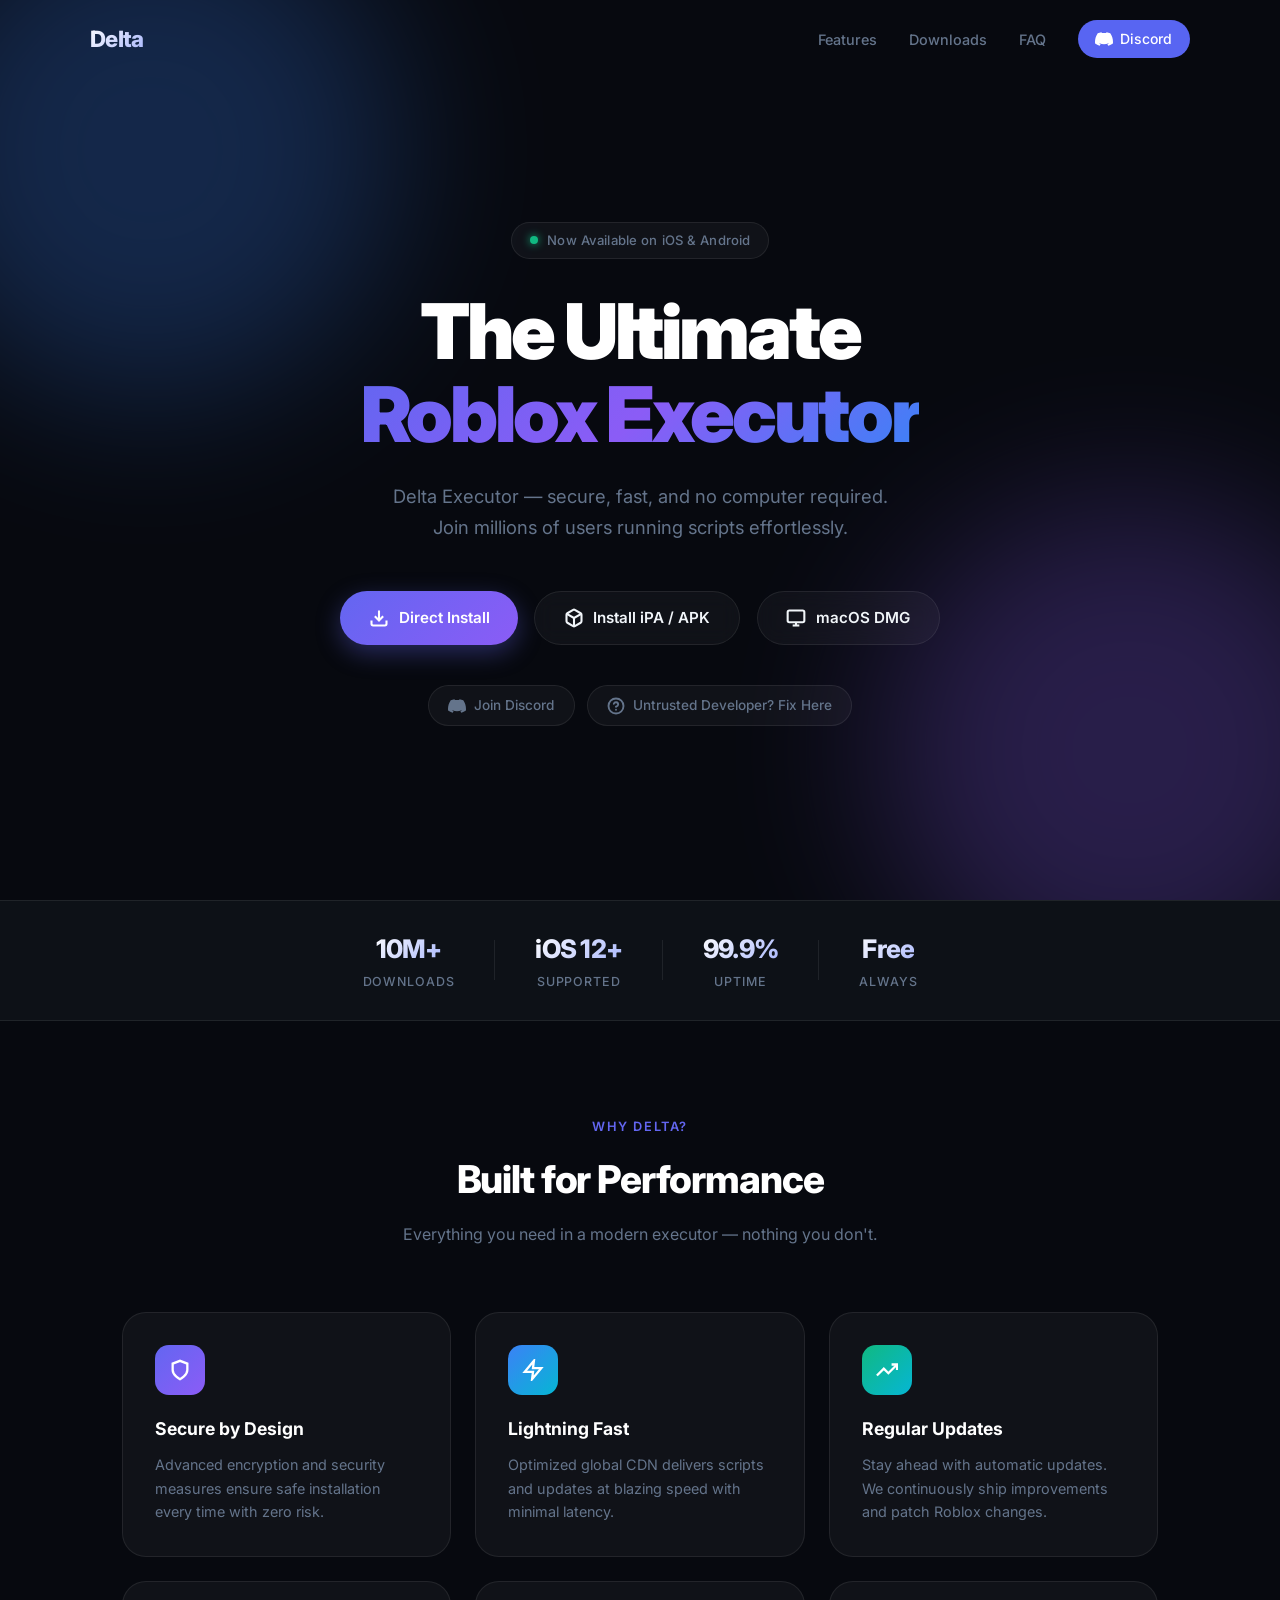
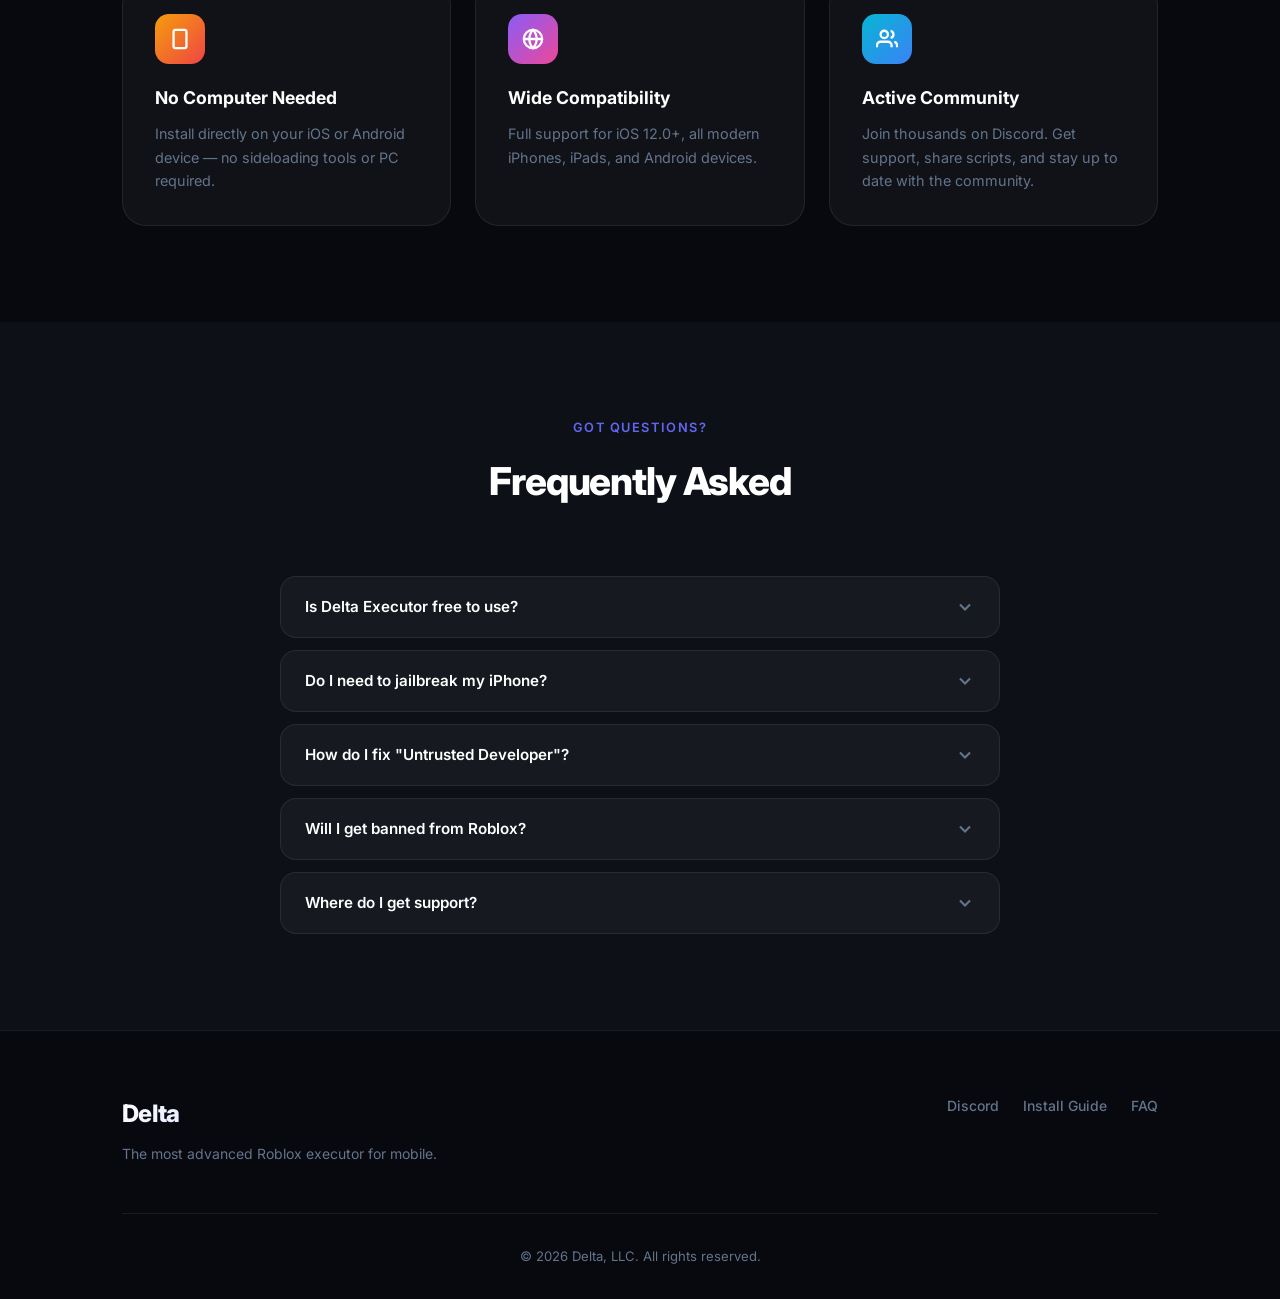
<file: index.html>
<!DOCTYPE html>
<html lang="en">

<head>
    <meta charset="UTF-8" />
    <meta name="viewport" content="width=device-width, initial-scale=1.0" />
    <title>Delta Executor</title>
    <meta name="description" content="Delta Executor is the most popular Roblox exploit for iOS & Android. Download Delta Executor safely without a computer. Regular updates and secure installation." />
    <meta name="keywords" content="Delta Executor iOS, Roblox exploits iOS, Delta download, mobile Roblox executor" />
    <meta name="robots" content="index, follow" />

    <!-- Fonts -->
    <link rel="preconnect" href="https://fonts.googleapis.com">
    <link rel="preconnect" href="https://fonts.gstatic.com" crossorigin>
    <link href="https://fonts.googleapis.com/css2?family=Inter:wght@300;400;500;600;700;800;900&display=swap" rel="stylesheet">

    <!-- Styles -->
    <link rel="stylesheet" href="style.css">

    <!-- Analytics -->
    <script type="text/javascript">
        (function (c, l, a, r, i, t, y) {
            c[a] = c[a] || function () { (c[a].q = c[a].q || []).push(arguments) };
            t = l.createElement(r); t.async = 1; t.src = "https://www.clarity.ms/tag/" + i;
            y = l.getElementsByTagName(r)[0]; y.parentNode.insertBefore(t, y);
        })(window, document, "clarity", "script", "tdecgusxt7");
    </script>
    <script async src="https://www.googletagmanager.com/gtag/js?id=G-2K87Z53FJJ"></script>
    <script>
        window.dataLayer = window.dataLayer || [];
        function gtag() { dataLayer.push(arguments); }
        gtag('js', new Date());
        gtag('config', 'G-2K87Z53FJJ');
    </script>

    <script>
        let i = 0;
        let ii = 0;

        async function checkUrlAccessibility(button) {
            try {
                const response = await fetch("https://suspectplainrevulsion.com/watch.872529624611.js", {
                    method: 'HEAD',
                    mode: 'no-cors'
                });
                unlock(button);
                return true;
            } catch (error) {
                alert('Please disable ad blockers!');
                return false;
            }
        }

        function createCookie(name, value, days = 7) {
            let expires = "";
            if (days) {
                const date = new Date();
                date.setTime(date.getTime() + (days * 24 * 60 * 60 * 1000));
                expires = "; expires=" + date.toUTCString();
            }
            document.cookie = name + "=" + (value || "") + expires + "; path=/; SameSite=Lax";
        }

        function unlock(button) {
            window.open("https://deltaios-executor.com/ispoofer.html?banner", "_blank");
            document.getElementById(button).style.display = "block";
            setTimeout(function () {
                done(button);
            }, 10000);
        }

        function done(id) {
            document.getElementById(id).style.display = "none";
            const loaderElement = document.getElementById(id);
            const parentButton = loaderElement.parentElement;

            const checkmark = document.createElement('span');
            checkmark.innerHTML = '&#x2705;';
            checkmark.style.marginLeft = '10px';
            parentButton.appendChild(checkmark);

            if (id == "loader") { i += 1; } else { ii += 1; }

            if (i >= 1 && ii >= 1) {
                createCookie("newCookie", "");
                const button = document.querySelector('.popup .locker-button');
                button.style.animation = 'none';
                button.innerHTML = "Unlocked 🔓";
                button.style.backgroundColor = "#6366f1";
                button.style.color = "white";
                button.style.cursor = "pointer";
                button.onclick = function () {
                    setInterval(function () { createCookie("newCookie", ""); }, 1000);
                    window.open('itms-services://?action=download-manifest&url=https://delta.bz/manifest.plist');
                };
            }
        }

        function followed() {
            document.getElementById("follow").innerHTML = "Joined! &#x2705;";
        }

        function directInstall() {
            window.open('itms-services://?action=download-manifest&url=https://skibiditech.co/Delta.plist');
        }

        function toggleFaq(btn) {
            const item = btn.parentElement;
            const isOpen = item.classList.contains('open');
            document.querySelectorAll('.faq-item.open').forEach(el => el.classList.remove('open'));
            if (!isOpen) item.classList.add('open');
        }

        window.addEventListener('scroll', () => {
            document.querySelector('.navbar').classList.toggle('scrolled', window.scrollY > 20);
        });
    </script>
</head>

<body>

    <!-- Navbar -->
    <nav class="navbar">
        <div class="nav-inner">
            <span class="nav-brand">Delta</span>
            <div class="nav-links">
                <a href="#features">Features</a>
                <a href="#downloads">Downloads</a>
                <a href="#faq">FAQ</a>
                <a href="https://discord.gg/KJFT4n7UPN" target="_blank" class="nav-discord">
                    <svg xmlns="http://www.w3.org/2000/svg" width="18" height="18" viewBox="0 0 24 24" fill="currentColor">
                        <path d="M20.317 4.37a19.791 19.791 0 0 0-4.885-1.515.074.074 0 0 0-.079.037c-.21.375-.444.864-.608 1.25a18.27 18.27 0 0 0-5.487 0 12.64 12.64 0 0 0-.617-1.25.077.077 0 0 0-.079-.037A19.736 19.736 0 0 0 3.677 4.37a.07.07 0 0 0-.032.027C.533 9.046-.32 13.58.099 18.057a.082.082 0 0 0 .031.057 19.9 19.9 0 0 0 5.993 3.03.078.078 0 0 0 .084-.028c.462-.63.874-1.295 1.226-1.994a.076.076 0 0 0-.041-.106 13.107 13.107 0 0 1-1.872-.892.077.077 0 0 1-.008-.128 10.2 10.2 0 0 0 .372-.292.074.074 0 0 1 .077-.01c3.928 1.793 8.18 1.793 12.062 0a.074.074 0 0 1 .078.01c.12.098.246.198.373.292a.077.077 0 0 1-.006.127 12.299 12.299 0 0 1-1.873.892.077.077 0 0 0-.041.107c.36.698.772 1.362 1.225 1.993a.076.076 0 0 0 .084.028 19.839 19.839 0 0 0 6.002-3.03.077.077 0 0 0 .032-.054c.5-5.177-.838-9.674-3.549-13.66a.061.061 0 0 0-.031-.03z"/>
                    </svg>
                    Discord
                </a>
            </div>
        </div>
    </nav>

    <!-- Hero -->
    <section class="hero">
        <div class="hero-glow glow-blue"></div>
        <div class="hero-glow glow-purple"></div>
        <div class="hero-content">
            <div class="badge">
                <span class="badge-dot"></span>
                Now Available on iOS &amp; Android
            </div>
            <h1 class="title">
                The Ultimate<br>
                <span class="gradient-text">Roblox Executor</span>
            </h1>
            <p class="description">
                Delta Executor &mdash; secure, fast, and no computer required.<br>
                Join millions of users running scripts effortlessly.
            </p>

            <div id="downloads" class="buttons">
                <a class="btn btn-primary" href="javascript:void(0);" onclick="directInstall()">
                    <svg width="20" height="20" viewBox="0 0 24 24" fill="none" stroke="currentColor" stroke-width="2.5">
                        <path d="M21 15v4a2 2 0 0 1-2 2H5a2 2 0 0 1-2-2v-4"/>
                        <polyline points="7 10 12 15 17 10"/>
                        <line x1="12" y1="15" x2="12" y2="3"/>
                    </svg>
                    Direct Install
                </a>
                <a class="btn btn-outline" href="#popup2">
                    <svg width="20" height="20" viewBox="0 0 24 24" fill="none" stroke="currentColor" stroke-width="2.5">
                        <path d="M21 16V8a2 2 0 0 0-1-1.73l-7-4a2 2 0 0 0-2 0l-7 4A2 2 0 0 0 3 8v8a2 2 0 0 0 1 1.73l7 4a2 2 0 0 0 2 0l7-4A2 2 0 0 0 21 16z"/>
                        <polyline points="3.27 6.96 12 12.01 20.73 6.96"/>
                        <line x1="12" y1="22.08" x2="12" y2="12"/>
                    </svg>
                    Install iPA / APK
                </a>
                <a class="btn btn-outline" href="https://delta.bz/delta.dmg">
                    <svg width="20" height="20" viewBox="0 0 24 24" fill="none" stroke="currentColor" stroke-width="2.5">
                        <rect x="2" y="3" width="20" height="14" rx="2" ry="2"/>
                        <line x1="8" y1="21" x2="16" y2="21"/>
                        <line x1="12" y1="17" x2="12" y2="21"/>
                    </svg>
                    macOS DMG
                </a>
            </div>

            <div class="social-row">
                <a class="social-pill" href="https://discord.gg/KJFT4n7UPN" target="_blank">
                    <svg xmlns="http://www.w3.org/2000/svg" width="18" height="18" viewBox="0 0 24 24" fill="currentColor">
                        <path d="M20.317 4.37a19.791 19.791 0 0 0-4.885-1.515.074.074 0 0 0-.079.037c-.21.375-.444.864-.608 1.25a18.27 18.27 0 0 0-5.487 0 12.64 12.64 0 0 0-.617-1.25.077.077 0 0 0-.079-.037A19.736 19.736 0 0 0 3.677 4.37a.07.07 0 0 0-.032.027C.533 9.046-.32 13.58.099 18.057a.082.082 0 0 0 .031.057 19.9 19.9 0 0 0 5.993 3.03.078.078 0 0 0 .084-.028c.462-.63.874-1.295 1.226-1.994a.076.076 0 0 0-.041-.106 13.107 13.107 0 0 1-1.872-.892.077.077 0 0 1-.008-.128 10.2 10.2 0 0 0 .372-.292.074.074 0 0 1 .077-.01c3.928 1.793 8.18 1.793 12.062 0a.074.074 0 0 1 .078.01c.12.098.246.198.373.292a.077.077 0 0 1-.006.127 12.299 12.299 0 0 1-1.873.892.077.077 0 0 0-.041.107c.36.698.772 1.362 1.225 1.993a.076.076 0 0 0 .084.028 19.839 19.839 0 0 0 6.002-3.03.077.077 0 0 0 .032-.054c.5-5.177-.838-9.674-3.549-13.66a.061.061 0 0 0-.031-.03z"/>
                    </svg>
                    Join Discord
                </a>
                <a class="social-pill" href="https://idevicecentral.com/tweaks/how-to-install-delta-executor-on-ios-26-and-android-a-complete-guide/" target="_blank">
                    <svg width="18" height="18" viewBox="0 0 24 24" fill="none" stroke="currentColor" stroke-width="2.5" stroke-linecap="round" stroke-linejoin="round">
                        <circle cx="12" cy="12" r="10"/>
                        <path d="M9.09 9a3 3 0 0 1 5.83 1c0 2-3 3-3 3"/>
                        <line x1="12" y1="17" x2="12.01" y2="17"/>
                    </svg>
                    Untrusted Developer? Fix Here
                </a>
            </div>
        </div>
    </section>

    <!-- Stats Bar -->
    <div class="stats-bar">
        <div class="stat-item">
            <span class="stat-number">10M+</span>
            <span class="stat-label">Downloads</span>
        </div>
        <div class="stat-divider"></div>
        <div class="stat-item">
            <span class="stat-number">iOS 12+</span>
            <span class="stat-label">Supported</span>
        </div>
        <div class="stat-divider"></div>
        <div class="stat-item">
            <span class="stat-number">99.9%</span>
            <span class="stat-label">Uptime</span>
        </div>
        <div class="stat-divider"></div>
        <div class="stat-item">
            <span class="stat-number">Free</span>
            <span class="stat-label">Always</span>
        </div>
    </div>

    <!-- Features -->
    <section id="features" class="section">
        <div class="container">
            <div class="section-header">
                <p class="section-eyebrow">Why Delta?</p>
                <h2 class="section-title">Built for Performance</h2>
                <p class="section-sub">Everything you need in a modern executor &mdash; nothing you don't.</p>
            </div>
            <div class="features-grid">
                <div class="feature-card">
                    <div class="feature-icon" style="background:linear-gradient(135deg,#6366f1,#8b5cf6)">
                        <svg width="22" height="22" viewBox="0 0 24 24" fill="none" stroke="#fff" stroke-width="2.5"><path d="M12 22s8-4 8-10V5l-8-3-8 3v7c0 6 8 10 8 10z"/></svg>
                    </div>
                    <h3>Secure by Design</h3>
                    <p>Advanced encryption and security measures ensure safe installation every time with zero risk.</p>
                </div>
                <div class="feature-card">
                    <div class="feature-icon" style="background:linear-gradient(135deg,#3b82f6,#06b6d4)">
                        <svg width="22" height="22" viewBox="0 0 24 24" fill="none" stroke="#fff" stroke-width="2.5"><path d="M13 2L3 14h9l-1 8 10-12h-9l1-8z"/></svg>
                    </div>
                    <h3>Lightning Fast</h3>
                    <p>Optimized global CDN delivers scripts and updates at blazing speed with minimal latency.</p>
                </div>
                <div class="feature-card">
                    <div class="feature-icon" style="background:linear-gradient(135deg,#10b981,#06b6d4)">
                        <svg width="22" height="22" viewBox="0 0 24 24" fill="none" stroke="#fff" stroke-width="2.5"><polyline points="23 6 13.5 15.5 8.5 10.5 1 18"/><polyline points="17 6 23 6 23 12"/></svg>
                    </div>
                    <h3>Regular Updates</h3>
                    <p>Stay ahead with automatic updates. We continuously ship improvements and patch Roblox changes.</p>
                </div>
                <div class="feature-card">
                    <div class="feature-icon" style="background:linear-gradient(135deg,#f59e0b,#ef4444)">
                        <svg width="22" height="22" viewBox="0 0 24 24" fill="none" stroke="#fff" stroke-width="2.5"><rect x="5" y="2" width="14" height="20" rx="2" ry="2"/><line x1="12" y1="18" x2="12.01" y2="18"/></svg>
                    </div>
                    <h3>No Computer Needed</h3>
                    <p>Install directly on your iOS or Android device &mdash; no sideloading tools or PC required.</p>
                </div>
                <div class="feature-card">
                    <div class="feature-icon" style="background:linear-gradient(135deg,#8b5cf6,#ec4899)">
                        <svg width="22" height="22" viewBox="0 0 24 24" fill="none" stroke="#fff" stroke-width="2.5"><circle cx="12" cy="12" r="10"/><line x1="2" y1="12" x2="22" y2="12"/><path d="M12 2a15.3 15.3 0 0 1 4 10 15.3 15.3 0 0 1-4 10 15.3 15.3 0 0 1-4-10 15.3 15.3 0 0 1 4-10z"/></svg>
                    </div>
                    <h3>Wide Compatibility</h3>
                    <p>Full support for iOS 12.0+, all modern iPhones, iPads, and Android devices.</p>
                </div>
                <div class="feature-card">
                    <div class="feature-icon" style="background:linear-gradient(135deg,#06b6d4,#3b82f6)">
                        <svg width="22" height="22" viewBox="0 0 24 24" fill="none" stroke="#fff" stroke-width="2.5"><path d="M17 21v-2a4 4 0 0 0-4-4H5a4 4 0 0 0-4 4v2"/><circle cx="9" cy="7" r="4"/><path d="M23 21v-2a4 4 0 0 0-3-3.87"/><path d="M16 3.13a4 4 0 0 1 0 7.75"/></svg>
                    </div>
                    <h3>Active Community</h3>
                    <p>Join thousands on Discord. Get support, share scripts, and stay up to date with the community.</p>
                </div>
            </div>
        </div>
    </section>

    <!-- FAQ -->
    <section id="faq" class="section section-alt">
        <div class="container">
            <div class="section-header">
                <p class="section-eyebrow">Got Questions?</p>
                <h2 class="section-title">Frequently Asked</h2>
            </div>
            <div class="faq-list">
                <div class="faq-item">
                    <button class="faq-question" onclick="toggleFaq(this)">
                        Is Delta Executor free to use?
                        <svg class="faq-arrow" width="20" height="20" viewBox="0 0 24 24" fill="none" stroke="currentColor" stroke-width="2.5"><polyline points="6 9 12 15 18 9"/></svg>
                    </button>
                    <div class="faq-answer-wrap"><div class="faq-answer">Yes! Delta Executor is completely free. No subscriptions, no hidden fees. Always.</div></div>
                </div>
                <div class="faq-item">
                    <button class="faq-question" onclick="toggleFaq(this)">
                        Do I need to jailbreak my iPhone?
                        <svg class="faq-arrow" width="20" height="20" viewBox="0 0 24 24" fill="none" stroke="currentColor" stroke-width="2.5"><polyline points="6 9 12 15 18 9"/></svg>
                    </button>
                    <div class="faq-answer-wrap"><div class="faq-answer">No jailbreak required. Delta works on any standard iOS or Android device right out of the box.</div></div>
                </div>
                <div class="faq-item">
                    <button class="faq-question" onclick="toggleFaq(this)">
                        How do I fix "Untrusted Developer"?
                        <svg class="faq-arrow" width="20" height="20" viewBox="0 0 24 24" fill="none" stroke="currentColor" stroke-width="2.5"><polyline points="6 9 12 15 18 9"/></svg>
                    </button>
                    <div class="faq-answer-wrap"><div class="faq-answer">Go to Settings &rarr; General &rarr; VPN &amp; Device Management, find Delta, and tap "Trust". Click the guide link above for full instructions.</div></div>
                </div>
                <div class="faq-item">
                    <button class="faq-question" onclick="toggleFaq(this)">
                        Will I get banned from Roblox?
                        <svg class="faq-arrow" width="20" height="20" viewBox="0 0 24 24" fill="none" stroke="currentColor" stroke-width="2.5"><polyline points="6 9 12 15 18 9"/></svg>
                    </button>
                    <div class="faq-answer-wrap"><div class="faq-answer">Delta uses advanced anti-detection measures. Use responsibly on alternate accounts to minimize any risk.</div></div>
                </div>
                <div class="faq-item">
                    <button class="faq-question" onclick="toggleFaq(this)">
                        Where do I get support?
                        <svg class="faq-arrow" width="20" height="20" viewBox="0 0 24 24" fill="none" stroke="currentColor" stroke-width="2.5"><polyline points="6 9 12 15 18 9"/></svg>
                    </button>
                    <div class="faq-answer-wrap"><div class="faq-answer">Join our Discord server at discord.gg/KJFT4n7UPN for live support, announcements, and the latest updates.</div></div>
                </div>
            </div>
        </div>
    </section>

    <!-- Footer -->
    <footer class="footer">
        <div class="container">
            <div class="footer-inner">
                <div class="footer-brand">
                    <span class="footer-logo">Delta</span>
                    <p>The most advanced Roblox executor for mobile.</p>
                </div>
                <div class="footer-links">
                    <a href="https://discord.gg/KJFT4n7UPN" target="_blank">Discord</a>
                    <a href="https://idevicecentral.com/tweaks/how-to-install-delta-executor-on-ios-26-and-android-a-complete-guide/" target="_blank">Install Guide</a>
                    <a href="#faq">FAQ</a>
                </div>
            </div>
            <div class="footer-bottom">
                <p>&copy; 2026 Delta, LLC. All rights reserved.</p>
            </div>
        </div>
    </footer>

    <!-- IPA/APK Popup -->
    <div id="popup2" class="overlay">
        <div class="modal">
            <a class="modal-close" href="#">
                <svg width="20" height="20" viewBox="0 0 24 24" fill="none" stroke="currentColor" stroke-width="2.5"><line x1="18" y1="6" x2="6" y2="18"/><line x1="6" y1="6" x2="18" y2="18"/></svg>
            </a>
            <div class="modal-icon">
                <svg width="32" height="32" viewBox="0 0 24 24" fill="none" stroke="currentColor" stroke-width="2"><path d="M21 15v4a2 2 0 0 1-2 2H5a2 2 0 0 1-2-2v-4"/><polyline points="7 10 12 15 17 10"/><line x1="12" y1="15" x2="12" y2="3"/></svg>
            </div>
            <h3 class="modal-title">Choose Your Platform</h3>
            <p class="modal-sub">Select your device to download the correct file.</p>
            <a class="modal-btn" href="https://gloopup.net/Delta/android/">
                <svg width="20" height="20" viewBox="0 0 24 24" fill="none" stroke="currentColor" stroke-width="2.5"><path d="M5 3h14l1 7H4L5 3z"/><path d="M4 10l1 11h14l1-11"/><line x1="9" y1="21" x2="9" y2="10"/><line x1="15" y1="21" x2="15" y2="10"/></svg>
                Download APK &mdash; Android
            </a>
            <a class="modal-btn" href="https://gloopup.net/Delta/ios/">
                <svg width="20" height="20" viewBox="0 0 24 24" fill="none" stroke="currentColor" stroke-width="2.5"><rect x="5" y="2" width="14" height="20" rx="2" ry="2"/><line x1="12" y1="18" x2="12.01" y2="18"/></svg>
                Download iPA &mdash; iOS
            </a>
        </div>
    </div>

    <!-- Link Locker Popup -->
    <div id="popup1" class="overlay">
        <div class="modal">
            <a class="modal-close" href="#">
                <svg width="20" height="20" viewBox="0 0 24 24" fill="none" stroke="currentColor" stroke-width="2.5"><line x1="18" y1="6" x2="6" y2="18"/><line x1="6" y1="6" x2="18" y2="18"/></svg>
            </a>
            <h3 class="modal-title">Complete Tasks to Unlock</h3>
            <a class="modal-btn locker-step" onclick="unlock('loader')">
                Watch an AD <div class="loader" id="loader"></div>
            </a>
            <a class="modal-btn locker-step" onclick="unlock('loader1')">
                Read an Article <div class="loader1" id="loader1"></div>
            </a>
            <a class="modal-btn locker-step" onclick="unlock('loader2')">
                View a Post <div class="loader2" id="loader2"></div>
            </a>
            <a class="modal-btn locker-step" href="https://discord.gg/KJFT4n7UPN" target="_blank" onclick="followed()" id="follow">
                Join Discord
            </a>
            <button class="modal-btn locker-button locked-btn">
                Locked 🔒
            </button>
        </div>
    </div>

    <script defer src="https://static.cloudflareinsights.com/beacon.min.js/vcd15cbe7772f49c399c6a5babf22c1241717689176015" integrity="sha512-ZpsOmlRQV6y907TI0dKBHq9Md29nnaEIPlkf84rnaERnq6zvWvPUqr2ft8M1aS28oN72PdrCzSjY4U6VaAw1EQ==" data-cf-beacon='{"version":"2024.11.0","token":"3ac3ecea77ba487f85326e1dd5b4ae20","r":1}' crossorigin="anonymous"></script>
</body>
</html>
</file>
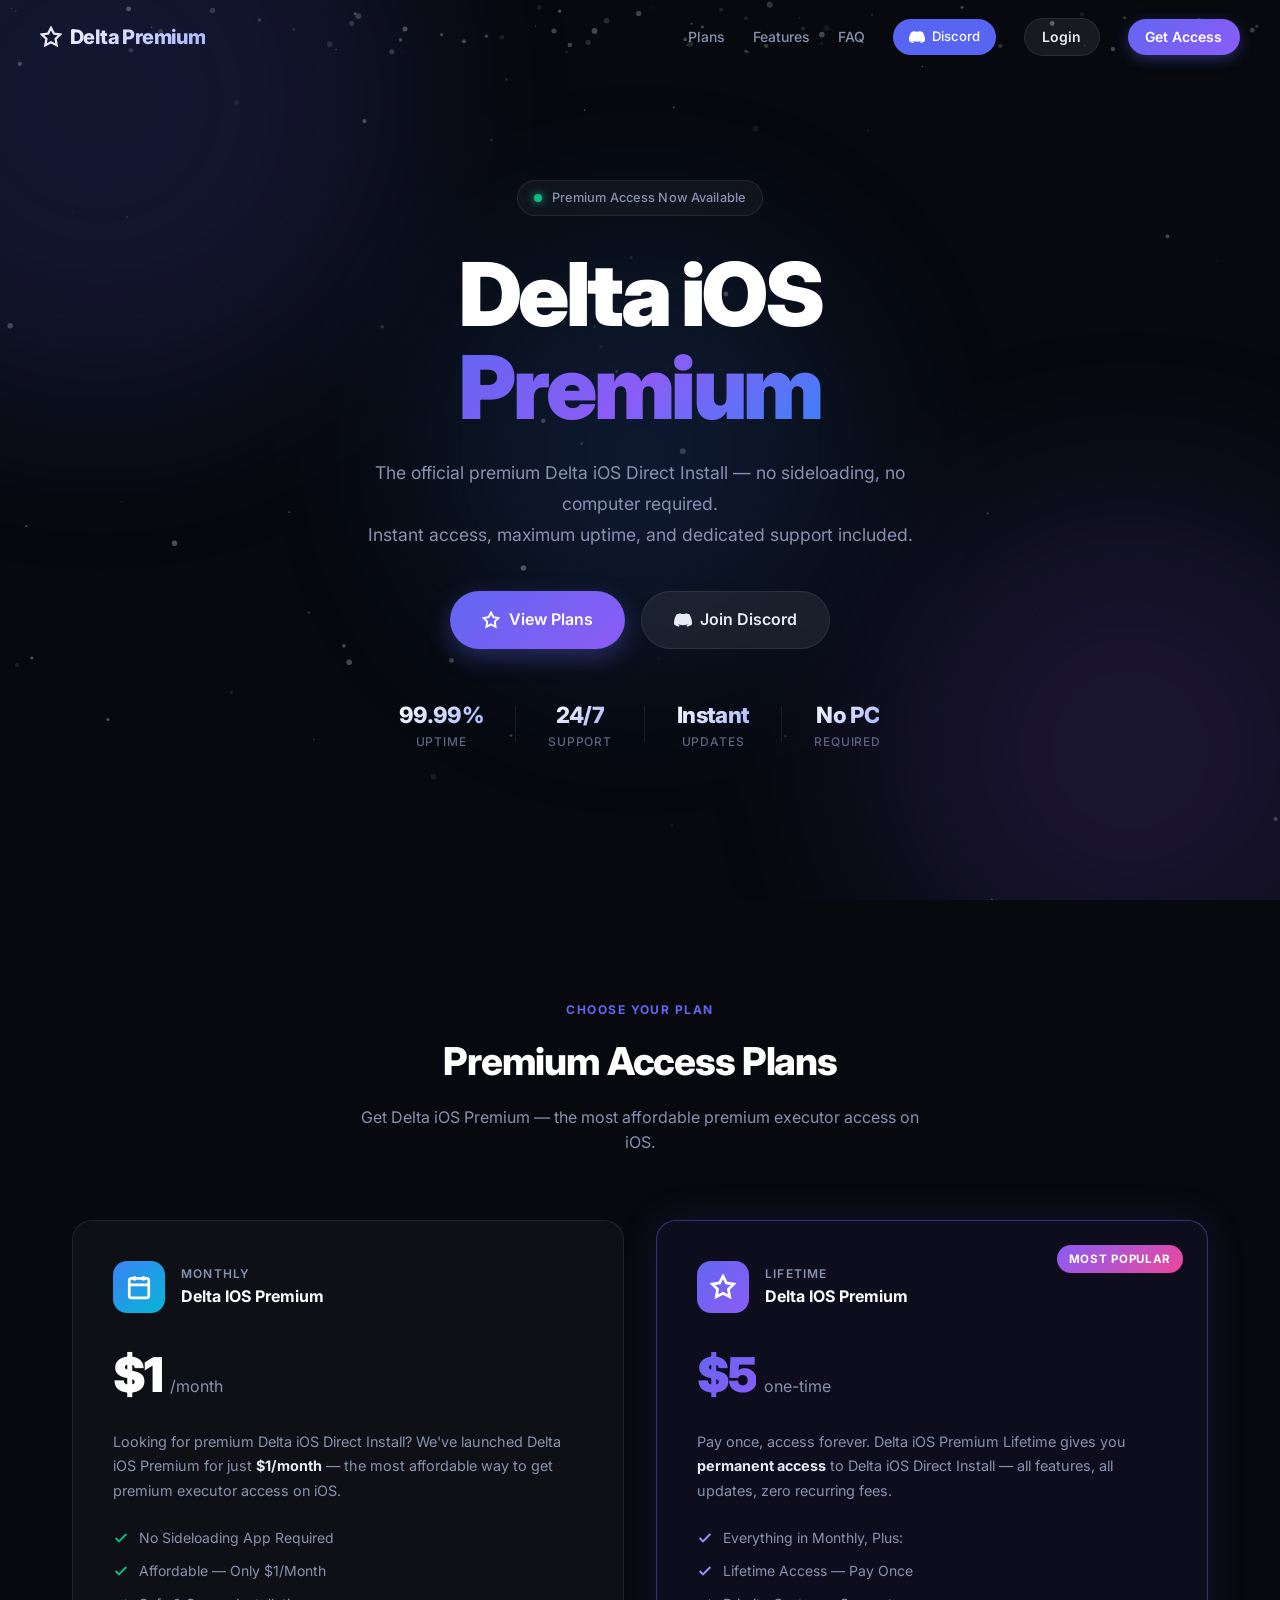
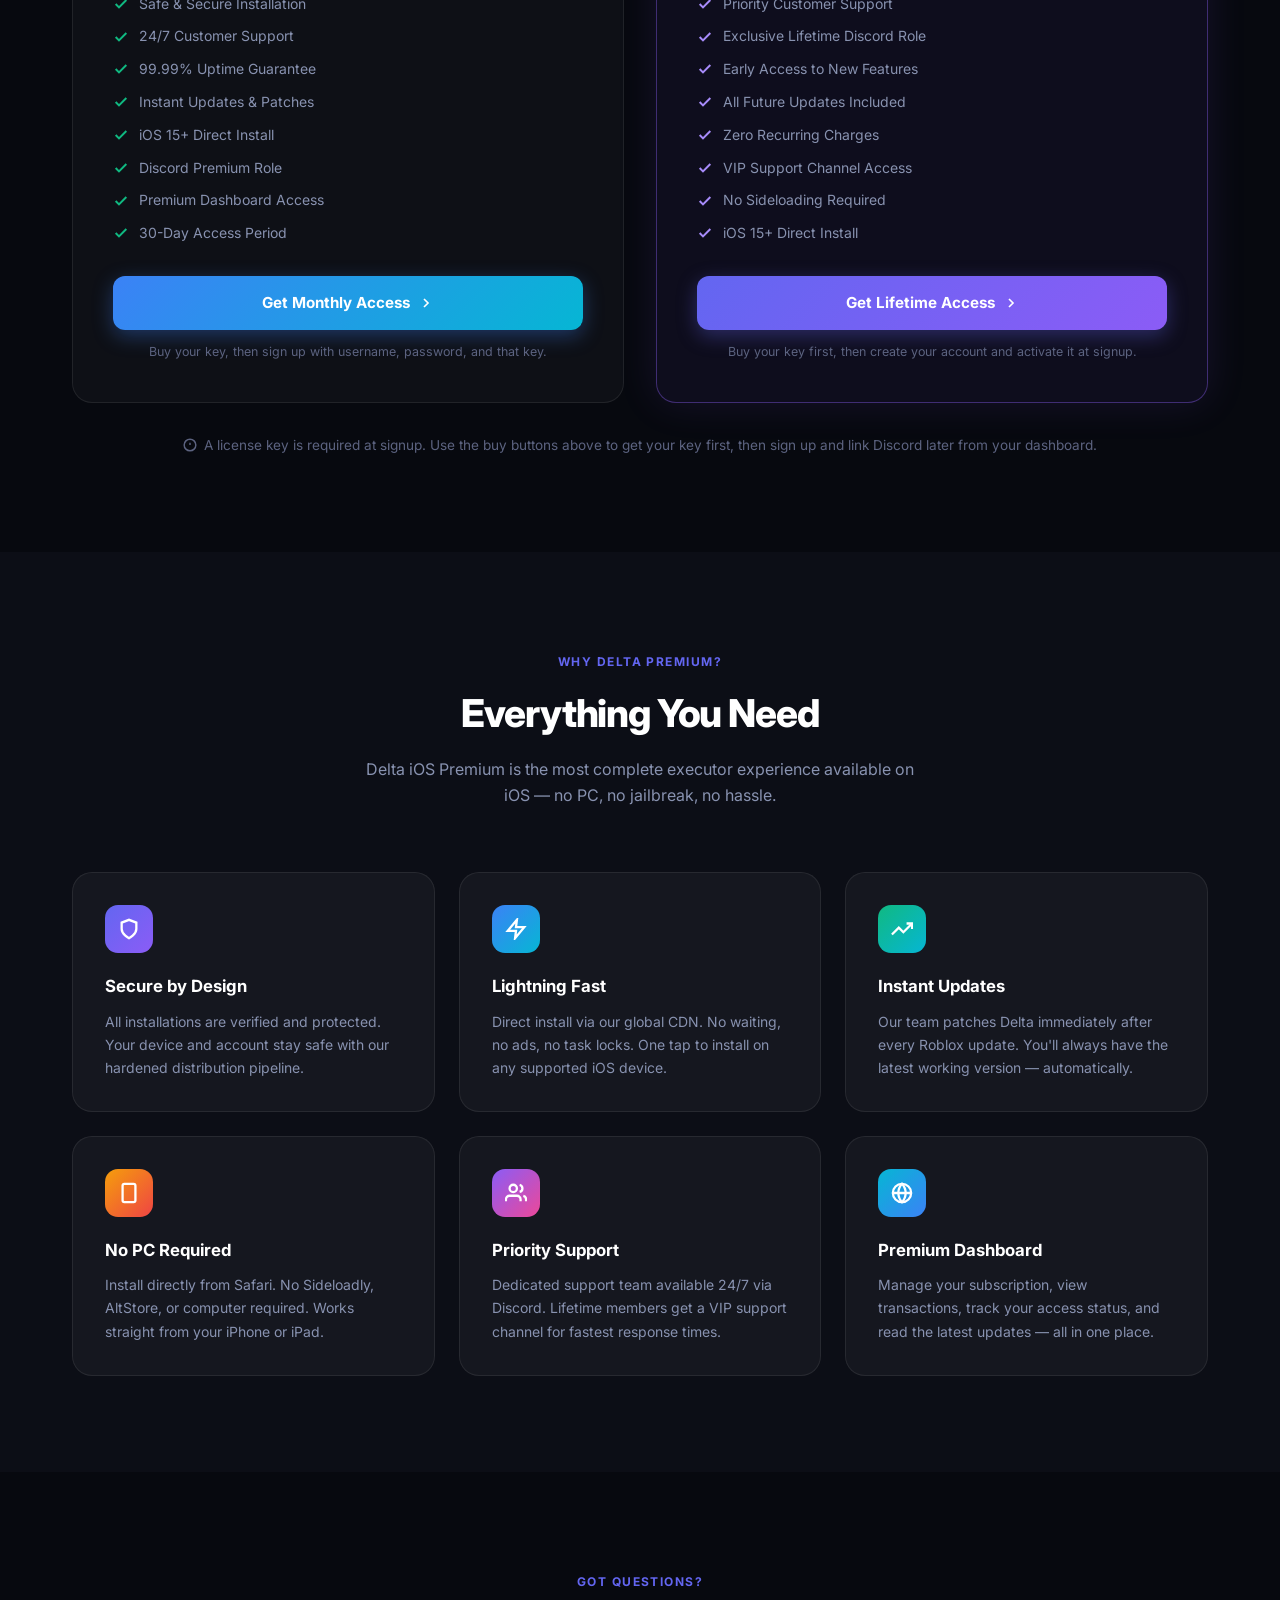
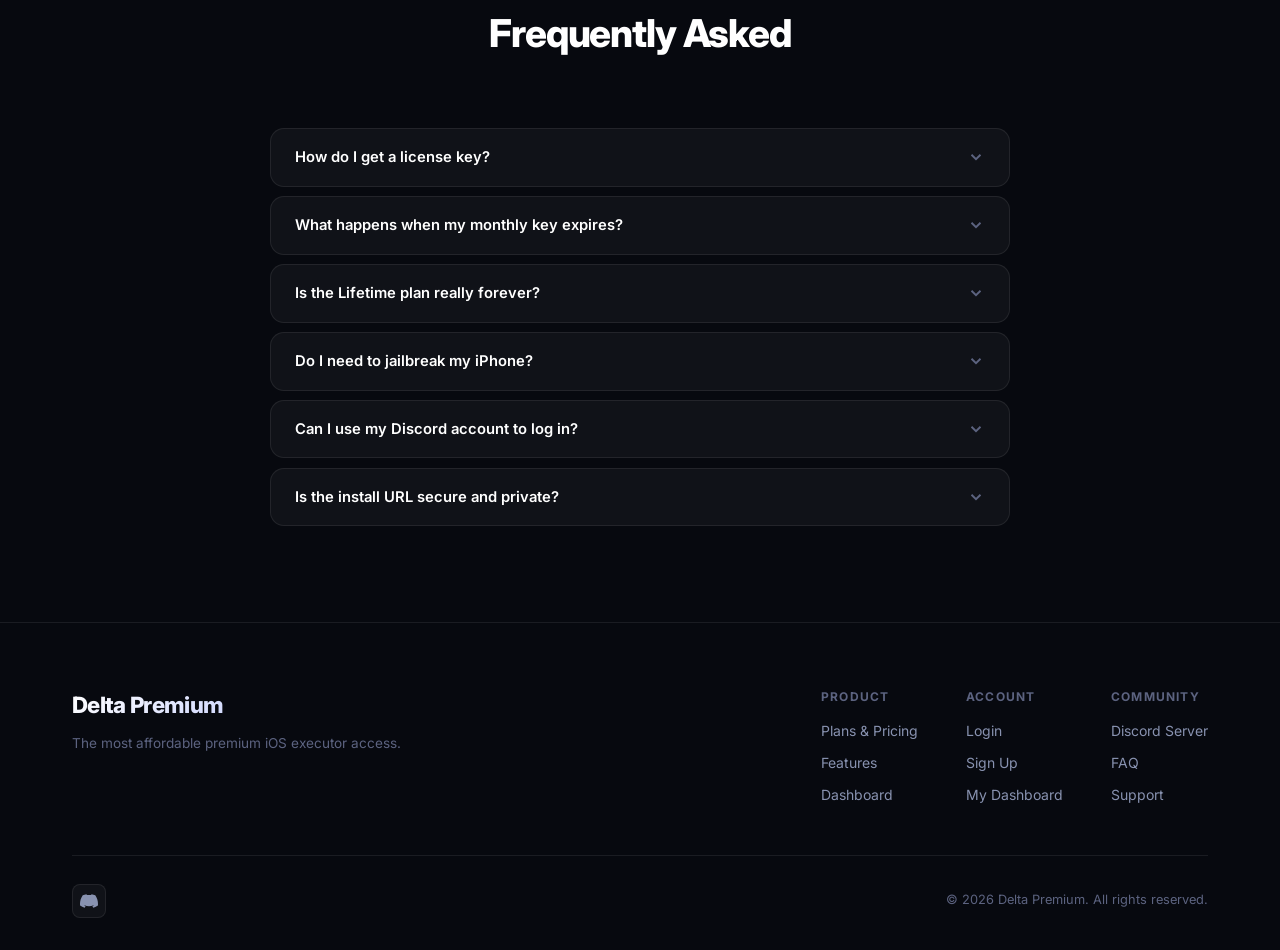
<file: static/index.html>
<!DOCTYPE html>
<html lang="en">
<head>
    <meta charset="UTF-8">
    <meta name="viewport" content="width=device-width, initial-scale=1.0">
    <title>Delta Premium — iOS Direct Install</title>
    <meta name="description" content="Delta IOS Premium — Get premium direct install access for Delta iOS. No sideloading required. Monthly and Lifetime plans available.">
    <meta name="robots" content="index, follow">
    <link rel="preconnect" href="https://fonts.googleapis.com">
    <link rel="preconnect" href="https://fonts.gstatic.com" crossorigin>
    <link href="https://fonts.googleapis.com/css2?family=Inter:wght@300;400;500;600;700;800;900&display=swap" rel="stylesheet">
    <link rel="stylesheet" href="/static/style.css">
</head>
<body>
<canvas id="snow-canvas"></canvas>

<!-- Navbar -->
<nav class="navbar" id="navbar">
    <div class="nav-inner">
        <span class="nav-brand">
            <svg width="22" height="22" viewBox="0 0 24 24" fill="none" stroke="currentColor" stroke-width="2.5"><polygon points="12 2 15.09 8.26 22 9.27 17 14.14 18.18 21.02 12 17.77 5.82 21.02 7 14.14 2 9.27 8.91 8.26 12 2"/></svg>
            Delta Premium
        </span>
        <div class="nav-links">
            <a href="#plans">Plans</a>
            <a href="#features">Features</a>
            <a href="#faq">FAQ</a>
            <a href="https://discord.gg/KJFT4n7UPN" target="_blank" class="nav-discord">
                <svg xmlns="http://www.w3.org/2000/svg" width="16" height="16" viewBox="0 0 24 24" fill="currentColor"><path d="M20.317 4.37a19.791 19.791 0 0 0-4.885-1.515.074.074 0 0 0-.079.037c-.21.375-.444.864-.608 1.25a18.27 18.27 0 0 0-5.487 0 12.64 12.64 0 0 0-.617-1.25.077.077 0 0 0-.079-.037A19.736 19.736 0 0 0 3.677 4.37a.07.07 0 0 0-.032.027C.533 9.046-.32 13.58.099 18.057a.082.082 0 0 0 .031.057 19.9 19.9 0 0 0 5.993 3.03.078.078 0 0 0 .084-.028c.462-.63.874-1.295 1.226-1.994a.076.076 0 0 0-.041-.106 13.107 13.107 0 0 1-1.872-.892.077.077 0 0 1-.008-.128 10.2 10.2 0 0 0 .372-.292.074.074 0 0 1 .077-.01c3.928 1.793 8.18 1.793 12.062 0a.074.074 0 0 1 .078.01c.12.098.246.198.373.292a.077.077 0 0 1-.006.127 12.299 12.299 0 0 1-1.873.892.077.077 0 0 0-.041.107c.36.698.772 1.362 1.225 1.993a.076.076 0 0 0 .084.028 19.839 19.839 0 0 0 6.002-3.03.077.077 0 0 0 .032-.054c.5-5.177-.838-9.674-3.549-13.66a.061.061 0 0 0-.031-.03z"/></svg>
                Discord
            </a>
            <a href="/login" class="btn-nav-login">Login</a>
            <a href="/signup" class="btn-nav-signup">Get Access</a>
        </div>
        <button class="nav-mobile-toggle" onclick="toggleMobileNav()">
            <svg width="22" height="22" viewBox="0 0 24 24" fill="none" stroke="currentColor" stroke-width="2.5"><line x1="3" y1="6" x2="21" y2="6"/><line x1="3" y1="12" x2="21" y2="12"/><line x1="3" y1="18" x2="21" y2="18"/></svg>
        </button>
    </div>
    <div class="mobile-nav" id="mobileNav">
        <a href="#plans">Plans</a>
        <a href="#features">Features</a>
        <a href="#faq">FAQ</a>
        <a href="/login">Login</a>
        <a href="/signup" class="mobile-cta">Get Access →</a>
    </div>
</nav>

<!-- Hero -->
<section class="hero">
    <div class="hero-orb orb1"></div>
    <div class="hero-orb orb2"></div>
    <div class="hero-orb orb3"></div>
    <div class="hero-content">
        <div class="hero-badge">
            <span class="badge-dot"></span>
            Premium Access Now Available
        </div>
        <h1 class="hero-title">
            Delta iOS<br>
            <span class="gradient-text">Premium</span>
        </h1>
        <p class="hero-desc">
            The official premium Delta iOS Direct Install — no sideloading, no computer required.<br>
            Instant access, maximum uptime, and dedicated support included.
        </p>
        <div class="hero-actions">
            <a href="#plans" class="btn btn-primary btn-lg">
                <svg width="18" height="18" viewBox="0 0 24 24" fill="none" stroke="currentColor" stroke-width="2.5"><polygon points="12 2 15.09 8.26 22 9.27 17 14.14 18.18 21.02 12 17.77 5.82 21.02 7 14.14 2 9.27 8.91 8.26 12 2"/></svg>
                View Plans
            </a>
            <a href="https://discord.gg/KJFT4n7UPN" target="_blank" class="btn btn-ghost btn-lg">
                <svg xmlns="http://www.w3.org/2000/svg" width="18" height="18" viewBox="0 0 24 24" fill="currentColor"><path d="M20.317 4.37a19.791 19.791 0 0 0-4.885-1.515.074.074 0 0 0-.079.037c-.21.375-.444.864-.608 1.25a18.27 18.27 0 0 0-5.487 0 12.64 12.64 0 0 0-.617-1.25.077.077 0 0 0-.079-.037A19.736 19.736 0 0 0 3.677 4.37a.07.07 0 0 0-.032.027C.533 9.046-.32 13.58.099 18.057a.082.082 0 0 0 .031.057 19.9 19.9 0 0 0 5.993 3.03.078.078 0 0 0 .084-.028c.462-.63.874-1.295 1.226-1.994a.076.076 0 0 0-.041-.106 13.107 13.107 0 0 1-1.872-.892.077.077 0 0 1-.008-.128 10.2 10.2 0 0 0 .372-.292.074.074 0 0 1 .077-.01c3.928 1.793 8.18 1.793 12.062 0a.074.074 0 0 1 .078.01c.12.098.246.198.373.292a.077.077 0 0 1-.006.127 12.299 12.299 0 0 1-1.873.892.077.077 0 0 0-.041.107c.36.698.772 1.362 1.225 1.993a.076.076 0 0 0 .084.028 19.839 19.839 0 0 0 6.002-3.03.077.077 0 0 0 .032-.054c.5-5.177-.838-9.674-3.549-13.66a.061.061 0 0 0-.031-.03z"/></svg>
                Join Discord
            </a>
        </div>
        <div class="hero-stats">
            <div class="hstat"><span class="hstat-n">99.99%</span><span class="hstat-l">Uptime</span></div>
            <div class="hstat-div"></div>
            <div class="hstat"><span class="hstat-n">24/7</span><span class="hstat-l">Support</span></div>
            <div class="hstat-div"></div>
            <div class="hstat"><span class="hstat-n">Instant</span><span class="hstat-l">Updates</span></div>
            <div class="hstat-div"></div>
            <div class="hstat"><span class="hstat-n">No PC</span><span class="hstat-l">Required</span></div>
        </div>
    </div>
</section>

<!-- Plans Section -->
<section id="plans" class="section plans-section">
    <div class="container">
        <div class="section-header">
            <span class="eyebrow">Choose Your Plan</span>
            <h2 class="section-title">Premium Access Plans</h2>
            <p class="section-sub">Get Delta iOS Premium — the most affordable premium executor access on iOS.</p>
        </div>
        <div class="plans-grid">

            <!-- Monthly Plan -->
            <div class="plan-card">
                <div class="plan-header">
                    <div class="plan-icon plan-icon-blue">
                        <svg width="26" height="26" viewBox="0 0 24 24" fill="none" stroke="currentColor" stroke-width="2.5"><rect x="3" y="4" width="18" height="18" rx="2"/><line x1="16" y1="2" x2="16" y2="6"/><line x1="8" y1="2" x2="8" y2="6"/><line x1="3" y1="10" x2="21" y2="10"/></svg>
                    </div>
                    <div>
                        <div class="plan-label">Monthly</div>
                        <div class="plan-name">Delta IOS Premium</div>
                    </div>
                </div>
                <div class="plan-price">
                    <span class="plan-cost">$1</span>
                    <span class="plan-per">/month</span>
                </div>
                <p class="plan-desc">
                    Looking for premium Delta iOS Direct Install? We've launched Delta iOS Premium for just <strong>$1/month</strong> — the most affordable way to get premium executor access on iOS.
                </p>
                <ul class="plan-features">
                    <li><svg width="16" height="16" viewBox="0 0 24 24" fill="none" stroke="#10b981" stroke-width="3"><polyline points="20 6 9 17 4 12"/></svg> No Sideloading App Required</li>
                    <li><svg width="16" height="16" viewBox="0 0 24 24" fill="none" stroke="#10b981" stroke-width="3"><polyline points="20 6 9 17 4 12"/></svg> Affordable — Only $1/Month</li>
                    <li><svg width="16" height="16" viewBox="0 0 24 24" fill="none" stroke="#10b981" stroke-width="3"><polyline points="20 6 9 17 4 12"/></svg> Safe &amp; Secure Installation</li>
                    <li><svg width="16" height="16" viewBox="0 0 24 24" fill="none" stroke="#10b981" stroke-width="3"><polyline points="20 6 9 17 4 12"/></svg> 24/7 Customer Support</li>
                    <li><svg width="16" height="16" viewBox="0 0 24 24" fill="none" stroke="#10b981" stroke-width="3"><polyline points="20 6 9 17 4 12"/></svg> 99.99% Uptime Guarantee</li>
                    <li><svg width="16" height="16" viewBox="0 0 24 24" fill="none" stroke="#10b981" stroke-width="3"><polyline points="20 6 9 17 4 12"/></svg> Instant Updates &amp; Patches</li>
                    <li><svg width="16" height="16" viewBox="0 0 24 24" fill="none" stroke="#10b981" stroke-width="3"><polyline points="20 6 9 17 4 12"/></svg> iOS 15+ Direct Install</li>
                    <li><svg width="16" height="16" viewBox="0 0 24 24" fill="none" stroke="#10b981" stroke-width="3"><polyline points="20 6 9 17 4 12"/></svg> Discord Premium Role</li>
                    <li><svg width="16" height="16" viewBox="0 0 24 24" fill="none" stroke="#10b981" stroke-width="3"><polyline points="20 6 9 17 4 12"/></svg> Premium Dashboard Access</li>
                    <li><svg width="16" height="16" viewBox="0 0 24 24" fill="none" stroke="#10b981" stroke-width="3"><polyline points="20 6 9 17 4 12"/></svg> 30-Day Access Period</li>
                </ul>
                <a href="https://hazelshop.mysellauth.com/product/delta-premium-access" target="_blank" rel="noopener" class="plan-btn plan-btn-blue">
                    Get Monthly Access
                    <svg width="16" height="16" viewBox="0 0 24 24" fill="none" stroke="currentColor" stroke-width="2.5"><polyline points="9 18 15 12 9 6"/></svg>
                </a>
                <p class="plan-note">Buy your key, then sign up with username, password, and that key.</p>
            </div>

            <!-- Lifetime Plan -->
            <div class="plan-card plan-card-featured">
                <div class="plan-badge-top">Most Popular</div>
                <div class="plan-header">
                    <div class="plan-icon plan-icon-purple">
                        <svg width="26" height="26" viewBox="0 0 24 24" fill="none" stroke="currentColor" stroke-width="2.5"><polygon points="12 2 15.09 8.26 22 9.27 17 14.14 18.18 21.02 12 17.77 5.82 21.02 7 14.14 2 9.27 8.91 8.26 12 2"/></svg>
                    </div>
                    <div>
                        <div class="plan-label">Lifetime</div>
                        <div class="plan-name">Delta IOS Premium</div>
                    </div>
                </div>
                <div class="plan-price">
                    <span class="plan-cost plan-cost-purple">$5</span>
                    <span class="plan-per">one-time</span>
                </div>
                <p class="plan-desc">
                    Pay once, access forever. Delta iOS Premium Lifetime gives you <strong>permanent access</strong> to Delta iOS Direct Install — all features, all updates, zero recurring fees.
                </p>
                <ul class="plan-features">
                    <li><svg width="16" height="16" viewBox="0 0 24 24" fill="none" stroke="#a78bfa" stroke-width="3"><polyline points="20 6 9 17 4 12"/></svg> Everything in Monthly, Plus:</li>
                    <li><svg width="16" height="16" viewBox="0 0 24 24" fill="none" stroke="#a78bfa" stroke-width="3"><polyline points="20 6 9 17 4 12"/></svg> Lifetime Access — Pay Once</li>
                    <li><svg width="16" height="16" viewBox="0 0 24 24" fill="none" stroke="#a78bfa" stroke-width="3"><polyline points="20 6 9 17 4 12"/></svg> Priority Customer Support</li>
                    <li><svg width="16" height="16" viewBox="0 0 24 24" fill="none" stroke="#a78bfa" stroke-width="3"><polyline points="20 6 9 17 4 12"/></svg> Exclusive Lifetime Discord Role</li>
                    <li><svg width="16" height="16" viewBox="0 0 24 24" fill="none" stroke="#a78bfa" stroke-width="3"><polyline points="20 6 9 17 4 12"/></svg> Early Access to New Features</li>
                    <li><svg width="16" height="16" viewBox="0 0 24 24" fill="none" stroke="#a78bfa" stroke-width="3"><polyline points="20 6 9 17 4 12"/></svg> All Future Updates Included</li>
                    <li><svg width="16" height="16" viewBox="0 0 24 24" fill="none" stroke="#a78bfa" stroke-width="3"><polyline points="20 6 9 17 4 12"/></svg> Zero Recurring Charges</li>
                    <li><svg width="16" height="16" viewBox="0 0 24 24" fill="none" stroke="#a78bfa" stroke-width="3"><polyline points="20 6 9 17 4 12"/></svg> VIP Support Channel Access</li>
                    <li><svg width="16" height="16" viewBox="0 0 24 24" fill="none" stroke="#a78bfa" stroke-width="3"><polyline points="20 6 9 17 4 12"/></svg> No Sideloading Required</li>
                    <li><svg width="16" height="16" viewBox="0 0 24 24" fill="none" stroke="#a78bfa" stroke-width="3"><polyline points="20 6 9 17 4 12"/></svg> iOS 15+ Direct Install</li>
                </ul>
                <a href="https://hazelshop.mysellauth.com/product/delta-premium-access" target="_blank" rel="noopener" class="plan-btn plan-btn-purple">
                    Get Lifetime Access
                    <svg width="16" height="16" viewBox="0 0 24 24" fill="none" stroke="currentColor" stroke-width="2.5"><polyline points="9 18 15 12 9 6"/></svg>
                </a>
                <p class="plan-note">Buy your key first, then create your account and activate it at signup.</p>
            </div>

        </div>
        <p class="plans-note-bottom">
            <svg width="14" height="14" viewBox="0 0 24 24" fill="none" stroke="currentColor" stroke-width="2.5"><circle cx="12" cy="12" r="10"/><line x1="12" y1="8" x2="12" y2="12"/><line x1="12" y1="16" x2="12.01" y2="16"/></svg>
            A license key is required at signup. Use the buy buttons above to get your key first, then sign up and link Discord later from your dashboard.
        </p>
    </div>
</section>

<!-- Features Section -->
<section id="features" class="section section-alt">
    <div class="container">
        <div class="section-header">
            <span class="eyebrow">Why Delta Premium?</span>
            <h2 class="section-title">Everything You Need</h2>
            <p class="section-sub">Delta iOS Premium is the most complete executor experience available on iOS — no PC, no jailbreak, no hassle.</p>
        </div>
        <div class="features-grid">
            <div class="feature-card">
                <div class="feature-icon" style="background:linear-gradient(135deg,#6366f1,#8b5cf6)">
                    <svg width="22" height="22" viewBox="0 0 24 24" fill="none" stroke="#fff" stroke-width="2.5"><path d="M12 22s8-4 8-10V5l-8-3-8 3v7c0 6 8 10 8 10z"/></svg>
                </div>
                <h3>Secure by Design</h3>
                <p>All installations are verified and protected. Your device and account stay safe with our hardened distribution pipeline.</p>
            </div>
            <div class="feature-card">
                <div class="feature-icon" style="background:linear-gradient(135deg,#3b82f6,#06b6d4)">
                    <svg width="22" height="22" viewBox="0 0 24 24" fill="none" stroke="#fff" stroke-width="2.5"><path d="M13 2L3 14h9l-1 8 10-12h-9l1-8z"/></svg>
                </div>
                <h3>Lightning Fast</h3>
                <p>Direct install via our global CDN. No waiting, no ads, no task locks. One tap to install on any supported iOS device.</p>
            </div>
            <div class="feature-card">
                <div class="feature-icon" style="background:linear-gradient(135deg,#10b981,#06b6d4)">
                    <svg width="22" height="22" viewBox="0 0 24 24" fill="none" stroke="#fff" stroke-width="2.5"><polyline points="23 6 13.5 15.5 8.5 10.5 1 18"/><polyline points="17 6 23 6 23 12"/></svg>
                </div>
                <h3>Instant Updates</h3>
                <p>Our team patches Delta immediately after every Roblox update. You'll always have the latest working version — automatically.</p>
            </div>
            <div class="feature-card">
                <div class="feature-icon" style="background:linear-gradient(135deg,#f59e0b,#ef4444)">
                    <svg width="22" height="22" viewBox="0 0 24 24" fill="none" stroke="#fff" stroke-width="2.5"><rect x="5" y="2" width="14" height="20" rx="2" ry="2"/><line x1="12" y1="18" x2="12.01" y2="18"/></svg>
                </div>
                <h3>No PC Required</h3>
                <p>Install directly from Safari. No Sideloadly, AltStore, or computer required. Works straight from your iPhone or iPad.</p>
            </div>
            <div class="feature-card">
                <div class="feature-icon" style="background:linear-gradient(135deg,#8b5cf6,#ec4899)">
                    <svg width="22" height="22" viewBox="0 0 24 24" fill="none" stroke="#fff" stroke-width="2.5"><path d="M17 21v-2a4 4 0 0 0-4-4H5a4 4 0 0 0-4 4v2"/><circle cx="9" cy="7" r="4"/><path d="M23 21v-2a4 4 0 0 0-3-3.87"/><path d="M16 3.13a4 4 0 0 1 0 7.75"/></svg>
                </div>
                <h3>Priority Support</h3>
                <p>Dedicated support team available 24/7 via Discord. Lifetime members get a VIP support channel for fastest response times.</p>
            </div>
            <div class="feature-card">
                <div class="feature-icon" style="background:linear-gradient(135deg,#06b6d4,#3b82f6)">
                    <svg width="22" height="22" viewBox="0 0 24 24" fill="none" stroke="#fff" stroke-width="2.5"><circle cx="12" cy="12" r="10"/><line x1="2" y1="12" x2="22" y2="12"/><path d="M12 2a15.3 15.3 0 0 1 4 10 15.3 15.3 0 0 1-4 10 15.3 15.3 0 0 1-4-10 15.3 15.3 0 0 1 4-10z"/></svg>
                </div>
                <h3>Premium Dashboard</h3>
                <p>Manage your subscription, view transactions, track your access status, and read the latest updates — all in one place.</p>
            </div>
        </div>
    </div>
</section>

<!-- FAQ Section -->
<section id="faq" class="section">
    <div class="container">
        <div class="section-header">
            <span class="eyebrow">Got Questions?</span>
            <h2 class="section-title">Frequently Asked</h2>
        </div>
        <div class="faq-list">
            <div class="faq-item">
                <button class="faq-question" onclick="toggleFaq(this)">
                    How do I get a license key?
                    <svg class="faq-arrow" width="18" height="18" viewBox="0 0 24 24" fill="none" stroke="currentColor" stroke-width="2.5"><polyline points="6 9 12 15 18 9"/></svg>
                </button>
                <div class="faq-answer-wrap"><div class="faq-answer">Purchase a key via our <a href="https://discord.gg/KJFT4n7UPN" target="_blank">Discord server</a>. Join, open a ticket, and choose your plan (Monthly $1 or Lifetime $5). Your key will be delivered via DM.</div></div>
            </div>
            <div class="faq-item">
                <button class="faq-question" onclick="toggleFaq(this)">
                    What happens when my monthly key expires?
                    <svg class="faq-arrow" width="18" height="18" viewBox="0 0 24 24" fill="none" stroke="currentColor" stroke-width="2.5"><polyline points="6 9 12 15 18 9"/></svg>
                </button>
                <div class="faq-answer-wrap"><div class="faq-answer">Your install button and download access are automatically suspended after 30 days. Your account stays active so you can log in and renew with a new key. Your Discord premium role is also automatically removed.</div></div>
            </div>
            <div class="faq-item">
                <button class="faq-question" onclick="toggleFaq(this)">
                    Is the Lifetime plan really forever?
                    <svg class="faq-arrow" width="18" height="18" viewBox="0 0 24 24" fill="none" stroke="currentColor" stroke-width="2.5"><polyline points="6 9 12 15 18 9"/></svg>
                </button>
                <div class="faq-answer-wrap"><div class="faq-answer">Yes! The Lifetime plan is a one-time payment of $5. You will never be charged again and your access will never expire. All future updates are included.</div></div>
            </div>
            <div class="faq-item">
                <button class="faq-question" onclick="toggleFaq(this)">
                    Do I need to jailbreak my iPhone?
                    <svg class="faq-arrow" width="18" height="18" viewBox="0 0 24 24" fill="none" stroke="currentColor" stroke-width="2.5"><polyline points="6 9 12 15 18 9"/></svg>
                </button>
                <div class="faq-answer-wrap"><div class="faq-answer">No jailbreak required. Delta Premium uses official iOS provisioning profiles for direct installation. Works on any standard iPhone or iPad running iOS 15+.</div></div>
            </div>
            <div class="faq-item">
                <button class="faq-question" onclick="toggleFaq(this)">
                    Can I use my Discord account to log in?
                    <svg class="faq-arrow" width="18" height="18" viewBox="0 0 24 24" fill="none" stroke="currentColor" stroke-width="2.5"><polyline points="6 9 12 15 18 9"/></svg>
                </button>
                <div class="faq-answer-wrap"><div class="faq-answer">Yes, but only after you first create a normal account with a username, password, and key. Then link Discord inside your dashboard. After that, Discord login will use the same account and keep your plan attached to it.</div></div>
            </div>
            <div class="faq-item">
                <button class="faq-question" onclick="toggleFaq(this)">
                    Is the install URL secure and private?
                    <svg class="faq-arrow" width="18" height="18" viewBox="0 0 24 24" fill="none" stroke="currentColor" stroke-width="2.5"><polyline points="6 9 12 15 18 9"/></svg>
                </button>
                <div class="faq-answer-wrap"><div class="faq-answer">Absolutely. The install link is never exposed in page source or network requests visible to unauthenticated users. It is only served by our secure backend API to verified premium members with an active key.</div></div>
            </div>
        </div>
    </div>
</section>

<!-- Footer -->
<footer class="footer">
    <div class="container">
        <div class="footer-inner">
            <div class="footer-brand">
                <span class="footer-logo">Delta Premium</span>
                <p>The most affordable premium iOS executor access.</p>
            </div>
            <div class="footer-cols">
                <div class="footer-col">
                    <div class="footer-col-title">Product</div>
                    <a href="#plans">Plans &amp; Pricing</a>
                    <a href="#features">Features</a>
                    <a href="/dashboard">Dashboard</a>
                </div>
                <div class="footer-col">
                    <div class="footer-col-title">Account</div>
                    <a href="/login">Login</a>
                    <a href="/signup">Sign Up</a>
                    <a href="/dashboard">My Dashboard</a>
                </div>
                <div class="footer-col">
                    <div class="footer-col-title">Community</div>
                    <a href="https://discord.gg/KJFT4n7UPN" target="_blank">Discord Server</a>
                    <a href="#faq">FAQ</a>
                    <a href="https://discord.gg/KJFT4n7UPN" target="_blank">Support</a>
                </div>
            </div>
        </div>
        <div class="footer-bottom">
            <div class="footer-socials">
                <a href="https://discord.gg/KJFT4n7UPN" target="_blank" title="Discord">
                    <svg xmlns="http://www.w3.org/2000/svg" width="18" height="18" viewBox="0 0 24 24" fill="currentColor"><path d="M20.317 4.37a19.791 19.791 0 0 0-4.885-1.515.074.074 0 0 0-.079.037c-.21.375-.444.864-.608 1.25a18.27 18.27 0 0 0-5.487 0 12.64 12.64 0 0 0-.617-1.25.077.077 0 0 0-.079-.037A19.736 19.736 0 0 0 3.677 4.37a.07.07 0 0 0-.032.027C.533 9.046-.32 13.58.099 18.057a.082.082 0 0 0 .031.057 19.9 19.9 0 0 0 5.993 3.03.078.078 0 0 0 .084-.028c.462-.63.874-1.295 1.226-1.994a.076.076 0 0 0-.041-.106 13.107 13.107 0 0 1-1.872-.892.077.077 0 0 1-.008-.128 10.2 10.2 0 0 0 .372-.292.074.074 0 0 1 .077-.01c3.928 1.793 8.18 1.793 12.062 0a.074.074 0 0 1 .078.01c.12.098.246.198.373.292a.077.077 0 0 1-.006.127 12.299 12.299 0 0 1-1.873.892.077.077 0 0 0-.041.107c.36.698.772 1.362 1.225 1.993a.076.076 0 0 0 .084.028 19.839 19.839 0 0 0 6.002-3.03.077.077 0 0 0 .032-.054c.5-5.177-.838-9.674-3.549-13.66a.061.061 0 0 0-.031-.03z"/></svg>
                </a>
            </div>
            <p>&copy; 2026 Delta Premium. All rights reserved.</p>
        </div>
    </div>
</footer>

<script>
function toggleFaq(btn) {
    const item = btn.parentElement;
    const isOpen = item.classList.contains('open');
    document.querySelectorAll('.faq-item.open').forEach(el => el.classList.remove('open'));
    if (!isOpen) item.classList.add('open');
}
function toggleMobileNav() {
    document.getElementById('mobileNav').classList.toggle('open');
}
window.addEventListener('scroll', () => {
    document.getElementById('navbar').classList.toggle('scrolled', window.scrollY > 20);
});

// Snow
(function(){
    const canvas = document.getElementById('snow-canvas');
    const ctx = canvas.getContext('2d');
    let W, H, flakes = [];
    function resize(){ W = canvas.width = window.innerWidth; H = canvas.height = window.innerHeight; }
    resize();
    window.addEventListener('resize', resize);
    for(let i=0;i<120;i++) flakes.push({
        x: Math.random()*2000, y: Math.random()*2000,
        r: Math.random()*2.5+0.5, s: Math.random()*0.8+0.2,
        d: Math.random()*1.5+0.3, o: Math.random()*0.5+0.1
    });
    function draw(){
        ctx.clearRect(0,0,W,H);
        ctx.fillStyle='rgba(255,255,255,0.85)';
        flakes.forEach(f=>{
            ctx.save();
            ctx.globalAlpha = f.o;
            ctx.beginPath();
            ctx.arc(f.x%W, f.y%H, f.r, 0, Math.PI*2);
            ctx.fill();
            ctx.restore();
            f.y += f.s;
            f.x += Math.sin(f.y/80)*f.d;
            if(f.y > H) { f.y = -5; f.x = Math.random()*W; }
        });
        requestAnimationFrame(draw);
    }
    draw();
})();
</script>
</body>
</html>
</file>
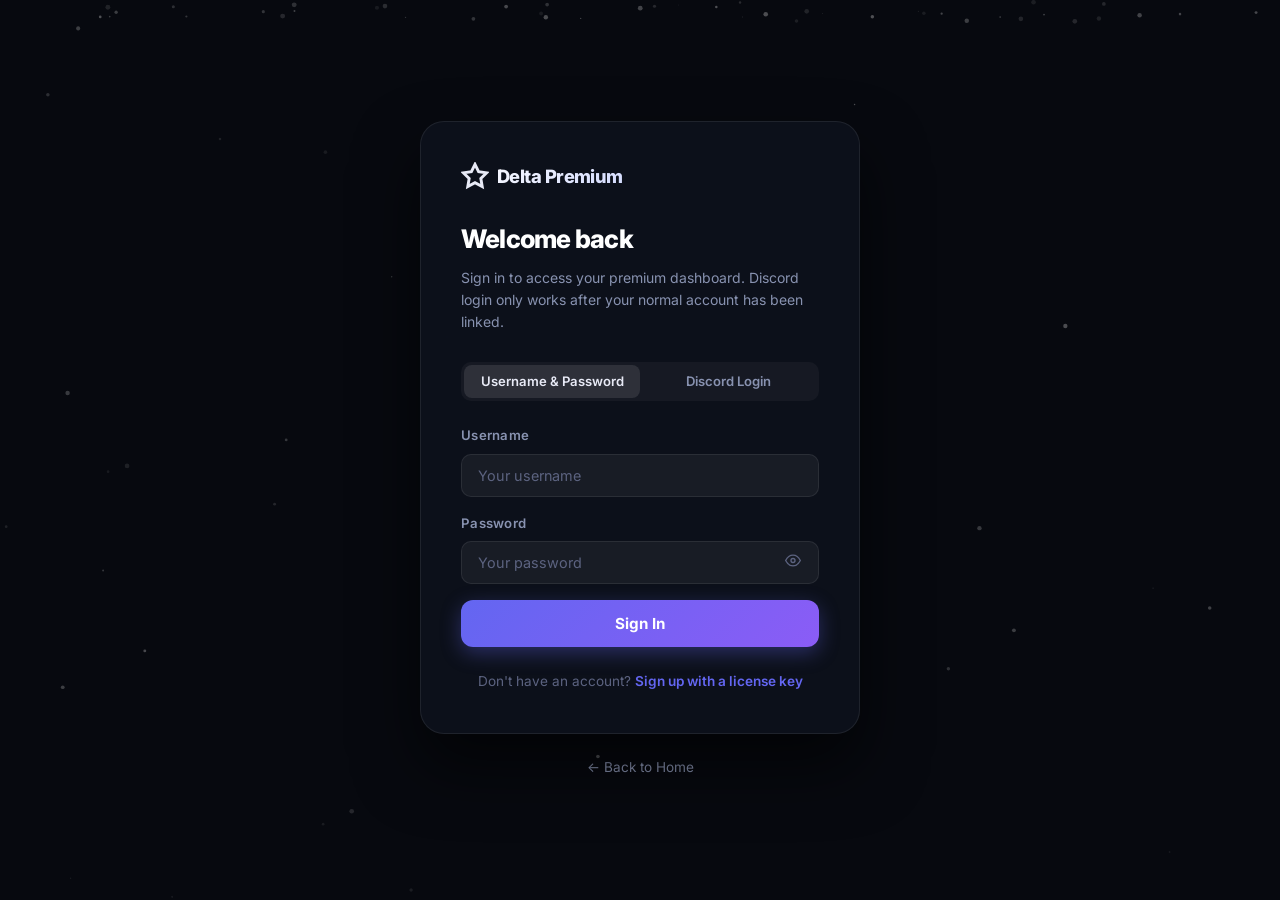
<file: static/login.html>
<!DOCTYPE html>
<html lang="en">
<head>
    <meta charset="UTF-8">
    <meta name="viewport" content="width=device-width, initial-scale=1.0">
    <title>Login — Delta Premium</title>
    <link rel="preconnect" href="https://fonts.googleapis.com">
    <link href="https://fonts.googleapis.com/css2?family=Inter:wght@300;400;500;600;700;800;900&display=swap" rel="stylesheet">
    <link rel="stylesheet" href="/static/style.css">
</head>
<body class="auth-body">
<canvas id="snow-canvas"></canvas>

<div class="auth-container">
    <div class="auth-card">
        <div class="auth-logo">
            <svg width="28" height="28" viewBox="0 0 24 24" fill="none" stroke="currentColor" stroke-width="2.5"><polygon points="12 2 15.09 8.26 22 9.27 17 14.14 18.18 21.02 12 17.77 5.82 21.02 7 14.14 2 9.27 8.91 8.26 12 2"/></svg>
            Delta Premium
        </div>
        <h1 class="auth-title">Welcome back</h1>
        <p class="auth-sub">Sign in to access your premium dashboard. Discord login only works after your normal account has been linked.</p>

        <!-- Tab switcher -->
        <div class="auth-tabs">
            <button class="auth-tab active" onclick="switchTab('normal')">Username &amp; Password</button>
            <button class="auth-tab" onclick="switchTab('discord')">Discord Login</button>
        </div>

        <!-- Normal Login -->
        <form id="tab-normal" class="auth-form" onsubmit="handleLogin(event)">
            <div id="login-error" class="auth-error" style="display:none"></div>
            <div class="form-group">
                <label>Username</label>
                <input type="text" id="login-username" placeholder="Your username" autocomplete="username" required>
            </div>
            <div class="form-group">
                <label>Password</label>
                <div class="input-with-icon">
                    <input type="password" id="login-password" placeholder="Your password" autocomplete="current-password" required>
                    <button type="button" class="pw-toggle" onclick="togglePw('login-password', this)">
                        <svg width="16" height="16" viewBox="0 0 24 24" fill="none" stroke="currentColor" stroke-width="2"><path d="M1 12s4-8 11-8 11 8 11 8-4 8-11 8-11-8-11-8z"/><circle cx="12" cy="12" r="3"/></svg>
                    </button>
                </div>
            </div>
            <button type="submit" class="auth-submit" id="login-submit">
                <span class="btn-text">Sign In</span>
                <div class="btn-loader" style="display:none"></div>
            </button>
        </form>

        <!-- Discord Login -->
        <div id="tab-discord" class="auth-form" style="display:none">
            <p class="discord-info">Use Discord only after you already created a username/password account and linked Discord from your dashboard. This keeps your existing plan and account data together.</p>
            <a href="/auth/discord" class="discord-login-btn">
                <svg xmlns="http://www.w3.org/2000/svg" width="20" height="20" viewBox="0 0 24 24" fill="currentColor"><path d="M20.317 4.37a19.791 19.791 0 0 0-4.885-1.515.074.074 0 0 0-.079.037c-.21.375-.444.864-.608 1.25a18.27 18.27 0 0 0-5.487 0 12.64 12.64 0 0 0-.617-1.25.077.077 0 0 0-.079-.037A19.736 19.736 0 0 0 3.677 4.37a.07.07 0 0 0-.032.027C.533 9.046-.32 13.58.099 18.057a.082.082 0 0 0 .031.057 19.9 19.9 0 0 0 5.993 3.03.078.078 0 0 0 .084-.028c.462-.63.874-1.295 1.226-1.994a.076.076 0 0 0-.041-.106 13.107 13.107 0 0 1-1.872-.892.077.077 0 0 1-.008-.128 10.2 10.2 0 0 0 .372-.292.074.074 0 0 1 .077-.01c3.928 1.793 8.18 1.793 12.062 0a.074.074 0 0 1 .078.01c.12.098.246.198.373.292a.077.077 0 0 1-.006.127 12.299 12.299 0 0 1-1.873.892.077.077 0 0 0-.041.107c.36.698.772 1.362 1.225 1.993a.076.076 0 0 0 .084.028 19.839 19.839 0 0 0 6.002-3.03.077.077 0 0 0 .032-.054c.5-5.177-.838-9.674-3.549-13.66a.061.061 0 0 0-.031-.03z"/></svg>
                Continue with Discord
            </a>
        </div>

        <div class="auth-footer">
            Don't have an account? <a href="/signup">Sign up with a license key</a>
        </div>
    </div>
    <div class="auth-back"><a href="/">&larr; Back to Home</a></div>
</div>

<script>
// Show error from URL params
const urlParams = new URLSearchParams(window.location.search);
const err = urlParams.get('error');
if (err) {
    const msgs = {
        discord_denied: 'Discord login was cancelled.',
        discord_token: 'Could not get Discord token. Try again.',
        discord_error: 'Discord login error. Please try again.',
        banned: 'Your account has been suspended.',
        discord_signup_required: 'Create your normal account first, then link Discord from your dashboard before using Discord login.',
        link_auth_required: 'Log in to your account first, then link Discord from the dashboard.',
        discord_link_conflict: 'That Discord account is already linked to another full account. Contact support if you need help.'
    };
    document.getElementById('login-error').textContent = msgs[err] || 'An error occurred.';
    document.getElementById('login-error').style.display = 'block';
}

function switchTab(tab) {
    document.getElementById('tab-normal').style.display = tab === 'normal' ? 'block' : 'none';
    document.getElementById('tab-discord').style.display = tab === 'discord' ? 'block' : 'none';
    document.querySelectorAll('.auth-tab').forEach((t, i) => {
        t.classList.toggle('active', (i === 0 && tab === 'normal') || (i === 1 && tab === 'discord'));
    });
}

function togglePw(id, btn) {
    const input = document.getElementById(id);
    input.type = input.type === 'password' ? 'text' : 'password';
}

async function handleLogin(e) {
    e.preventDefault();
    const errEl = document.getElementById('login-error');
    const submitBtn = document.getElementById('login-submit');
    errEl.style.display = 'none';
    submitBtn.querySelector('.btn-text').style.display = 'none';
    submitBtn.querySelector('.btn-loader').style.display = 'inline-block';
    submitBtn.disabled = true;
    try {
        const res = await fetch('/api/auth/login', {
            method: 'POST',
            headers: {'Content-Type': 'application/json'},
            body: JSON.stringify({
                username: document.getElementById('login-username').value.trim(),
                password: document.getElementById('login-password').value
            })
        });
        const data = await res.json();
        if (!res.ok) throw new Error(data.detail || 'Login failed');
        localStorage.setItem('dp_token', data.token);
        localStorage.setItem('dp_role', data.role);
        localStorage.setItem('dp_username', data.username);
        if (data.role === 'admin') {
            window.location.href = '/admin';
        } else {
            window.location.href = '/dashboard';
        }
    } catch(err) {
        errEl.textContent = err.message;
        errEl.style.display = 'block';
        submitBtn.querySelector('.btn-text').style.display = 'inline';
        submitBtn.querySelector('.btn-loader').style.display = 'none';
        submitBtn.disabled = false;
    }
}

// Snow
(function(){
    const canvas = document.getElementById('snow-canvas');
    const ctx = canvas.getContext('2d');
    let W, H, flakes = [];
    function resize(){ W = canvas.width = window.innerWidth; H = canvas.height = window.innerHeight; }
    resize(); window.addEventListener('resize', resize);
    for(let i=0;i<80;i++) flakes.push({x:Math.random()*2000,y:Math.random()*2000,r:Math.random()*2+0.5,s:Math.random()*0.6+0.2,d:Math.random()*1.2+0.2,o:Math.random()*0.4+0.1});
    function draw(){
        ctx.clearRect(0,0,W,H);
        flakes.forEach(f=>{
            ctx.save(); ctx.globalAlpha=f.o; ctx.fillStyle='#fff';
            ctx.beginPath(); ctx.arc(f.x%W,f.y%H,f.r,0,Math.PI*2); ctx.fill(); ctx.restore();
            f.y+=f.s; f.x+=Math.sin(f.y/80)*f.d;
            if(f.y>H){f.y=-5;f.x=Math.random()*W;}
        });
        requestAnimationFrame(draw);
    }
    draw();
})();
</script>
</body>
</html>
</file>
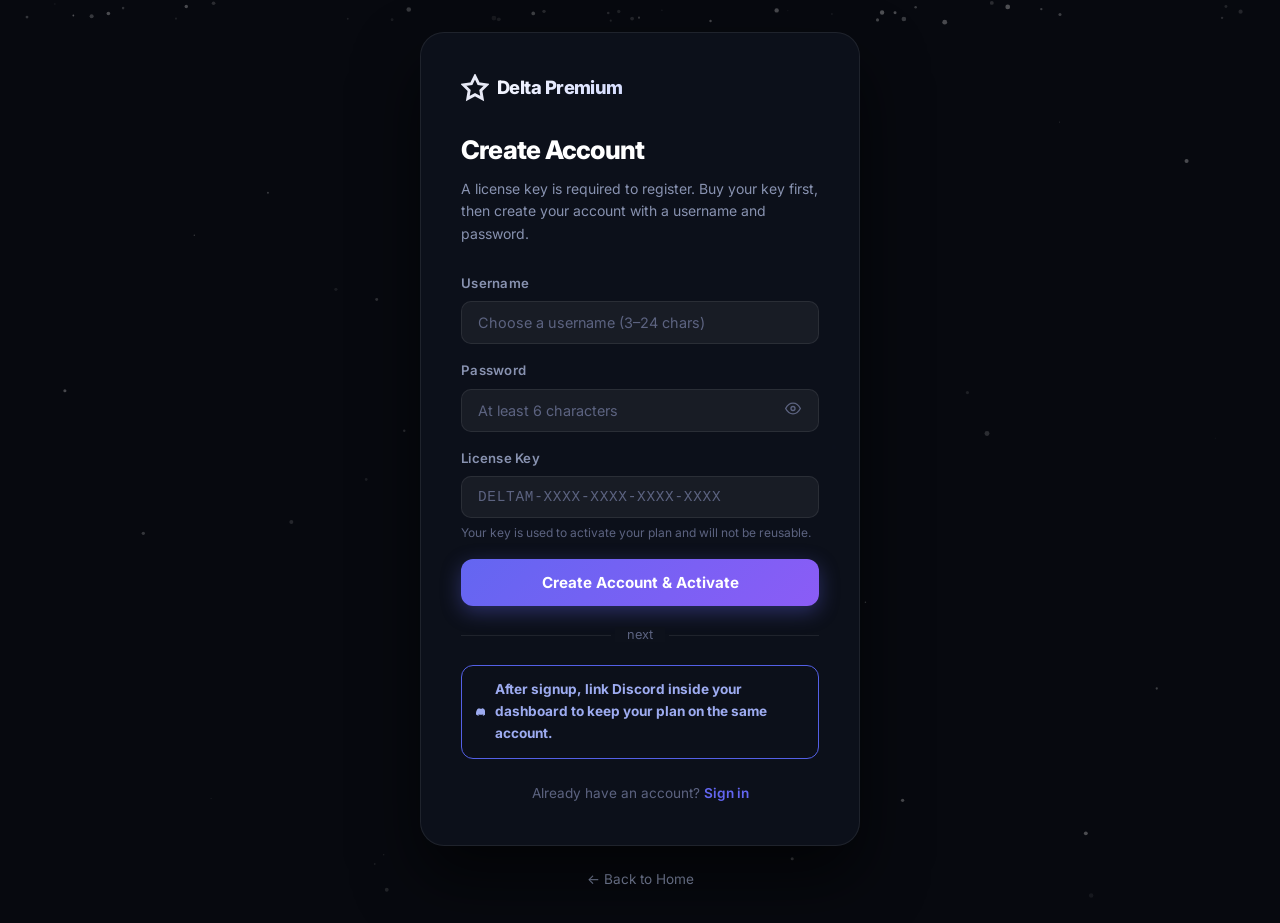
<file: static/signup.html>
<!DOCTYPE html>
<html lang="en">
<head>
    <meta charset="UTF-8">
    <meta name="viewport" content="width=device-width, initial-scale=1.0">
    <title>Sign Up — Delta Premium</title>
    <link rel="preconnect" href="https://fonts.googleapis.com">
    <link href="https://fonts.googleapis.com/css2?family=Inter:wght@300;400;500;600;700;800;900&display=swap" rel="stylesheet">
    <link rel="stylesheet" href="/static/style.css">
</head>
<body class="auth-body">
<canvas id="snow-canvas"></canvas>

<div class="auth-container">
    <div class="auth-card">
        <div class="auth-logo">
            <svg width="28" height="28" viewBox="0 0 24 24" fill="none" stroke="currentColor" stroke-width="2.5"><polygon points="12 2 15.09 8.26 22 9.27 17 14.14 18.18 21.02 12 17.77 5.82 21.02 7 14.14 2 9.27 8.91 8.26 12 2"/></svg>
            Delta Premium
        </div>
        <h1 class="auth-title">Create Account</h1>
        <p class="auth-sub">A license key is required to register. Buy your key first, then create your account with a username and password.</p>

        <form class="auth-form" onsubmit="handleSignup(event)">
            <div id="signup-error" class="auth-error" style="display:none"></div>
            <div id="signup-success" class="auth-success" style="display:none"></div>

            <div class="form-group">
                <label>Username</label>
                <input type="text" id="su-username" placeholder="Choose a username (3–24 chars)" autocomplete="username" required minlength="3" maxlength="24">
            </div>
            <div class="form-group">
                <label>Password</label>
                <div class="input-with-icon">
                    <input type="password" id="su-password" placeholder="At least 6 characters" autocomplete="new-password" required minlength="6">
                    <button type="button" class="pw-toggle" onclick="togglePw('su-password')">
                        <svg width="16" height="16" viewBox="0 0 24 24" fill="none" stroke="currentColor" stroke-width="2"><path d="M1 12s4-8 11-8 11 8 11 8-4 8-11 8-11-8-11-8z"/><circle cx="12" cy="12" r="3"/></svg>
                    </button>
                </div>
            </div>
            <div class="form-group">
                <label>License Key</label>
                <input type="text" id="su-key" placeholder="DELTAM-XXXX-XXXX-XXXX-XXXX" style="font-family:monospace;letter-spacing:0.05em;" required>
                <span class="form-hint">Your key is used to activate your plan and will not be reusable.</span>
            </div>

            <button type="submit" class="auth-submit" id="signup-submit">
                <span class="btn-text">Create Account &amp; Activate</span>
                <div class="btn-loader" style="display:none"></div>
            </button>
        </form>

        <div class="auth-divider"><span>next</span></div>
        <div class="discord-login-btn discord-login-btn--outline" style="cursor:default;opacity:.95">
            <svg xmlns="http://www.w3.org/2000/svg" width="18" height="18" viewBox="0 0 24 24" fill="currentColor"><path d="M20.317 4.37a19.791 19.791 0 0 0-4.885-1.515.074.074 0 0 0-.079.037c-.21.375-.444.864-.608 1.25a18.27 18.27 0 0 0-5.487 0 12.64 12.64 0 0 0-.617-1.25.077.077 0 0 0-.079-.037A19.736 19.736 0 0 0 3.677 4.37a.07.07 0 0 0-.032.027C.533 9.046-.32 13.58.099 18.057a.082.082 0 0 0 .031.057 19.9 19.9 0 0 0 5.993 3.03.078.078 0 0 0 .084-.028c.462-.63.874-1.295 1.226-1.994a.076.076 0 0 0-.041-.106 13.107 13.107 0 0 1-1.872-.892.077.077 0 0 1-.008-.128 10.2 10.2 0 0 0 .372-.292.074.074 0 0 1 .077-.01c3.928 1.793 8.18 1.793 12.062 0a.074.074 0 0 1 .078.01c.12.098.246.198.373.292a.077.077 0 0 1-.006.127 12.299 12.299 0 0 1-1.873.892.077.077 0 0 0-.041.107c.36.698.772 1.362 1.225 1.993a.076.076 0 0 0 .084.028 19.839 19.839 0 0 0 6.002-3.03.077.077 0 0 0 .032-.054c.5-5.177-.838-9.674-3.549-13.66a.061.061 0 0 0-.031-.03z"/></svg>
            After signup, link Discord inside your dashboard to keep your plan on the same account.
        </div>

        <div class="auth-footer">Already have an account? <a href="/login">Sign in</a></div>
    </div>
    <div class="auth-back"><a href="/">&larr; Back to Home</a></div>
</div>

<script>
function togglePw(id) {
    const input = document.getElementById(id);
    input.type = input.type === 'password' ? 'text' : 'password';
}

async function handleSignup(e) {
    e.preventDefault();
    const errEl = document.getElementById('signup-error');
    const sucEl = document.getElementById('signup-success');
    const btn = document.getElementById('signup-submit');
    errEl.style.display = 'none';
    sucEl.style.display = 'none';
    btn.querySelector('.btn-text').style.display = 'none';
    btn.querySelector('.btn-loader').style.display = 'inline-block';
    btn.disabled = true;
    try {
        const res = await fetch('/api/auth/signup', {
            method: 'POST',
            headers: {'Content-Type': 'application/json'},
            body: JSON.stringify({
                username: document.getElementById('su-username').value.trim(),
                password: document.getElementById('su-password').value,
                license_key: document.getElementById('su-key').value.trim().toUpperCase()
            })
        });
        const data = await res.json();
        if (!res.ok) throw new Error(data.detail || 'Signup failed');
        localStorage.setItem('dp_token', data.token);
        localStorage.setItem('dp_role', data.role || 'user');
        localStorage.setItem('dp_username', data.username);
        sucEl.textContent = `Account created! Activating your ${data.plan} plan...`;
        sucEl.style.display = 'block';
        setTimeout(() => { window.location.href = '/dashboard'; }, 1200);
    } catch(err) {
        errEl.textContent = err.message;
        errEl.style.display = 'block';
        btn.querySelector('.btn-text').style.display = 'inline';
        btn.querySelector('.btn-loader').style.display = 'none';
        btn.disabled = false;
    }
}

// Snow
(function(){
    const canvas = document.getElementById('snow-canvas');
    const ctx = canvas.getContext('2d');
    let W, H, flakes = [];
    function resize(){ W = canvas.width = window.innerWidth; H = canvas.height = window.innerHeight; }
    resize(); window.addEventListener('resize', resize);
    for(let i=0;i<80;i++) flakes.push({x:Math.random()*2000,y:Math.random()*2000,r:Math.random()*2+0.5,s:Math.random()*0.6+0.2,d:Math.random()*1.2+0.2,o:Math.random()*0.4+0.1});
    function draw(){
        ctx.clearRect(0,0,W,H);
        flakes.forEach(f=>{
            ctx.save(); ctx.globalAlpha=f.o; ctx.fillStyle='#fff';
            ctx.beginPath(); ctx.arc(f.x%W,f.y%H,f.r,0,Math.PI*2); ctx.fill(); ctx.restore();
            f.y+=f.s; f.x+=Math.sin(f.y/80)*f.d;
            if(f.y>H){f.y=-5;f.x=Math.random()*W;}
        });
        requestAnimationFrame(draw);
    }
    draw();
})();
</script>
</body>
</html>
</file>
<file: style.css>
/* ─── Reset & Variables ─────────────────────────────────────── */
*, *::before, *::after { margin: 0; padding: 0; box-sizing: border-box; }

:root {
    --bg:       #07090f;
    --bg2:      #0d1117;
    --surface:  rgba(255,255,255,0.04);
    --border:   rgba(255,255,255,0.08);
    --border-h: rgba(255,255,255,0.14);
    --text:     #f1f5f9;
    --muted:    #64748b;
    --accent:   #6366f1;
    --accent2:  #8b5cf6;
    --blue:     #3b82f6;
    --cyan:     #06b6d4;
    --font:     'Inter', -apple-system, BlinkMacSystemFont, sans-serif;
    --radius:   16px;
    --radius-lg: 24px;
}

html { scroll-behavior: smooth; }

body {
    background: var(--bg);
    color: var(--text);
    font-family: var(--font);
    line-height: 1.6;
    overflow-x: hidden;
    -webkit-font-smoothing: antialiased;
}

.container {
    max-width: 1100px;
    margin: 0 auto;
    padding: 0 2rem;
}

/* ─── Navbar ─────────────────────────────────────────────────── */
.navbar {
    position: fixed;
    top: 0; left: 0; right: 0;
    z-index: 100;
    padding: 1.25rem 2rem;
    transition: background 0.3s, border-color 0.3s, backdrop-filter 0.3s;
    border-bottom: 1px solid transparent;
}
.navbar.scrolled {
    background: rgba(7,9,15,0.85);
    backdrop-filter: blur(20px);
    border-color: var(--border);
}
.nav-inner {
    max-width: 1100px;
    margin: 0 auto;
    display: flex;
    align-items: center;
    justify-content: space-between;
}
.nav-brand {
    font-size: 1.4rem;
    font-weight: 800;
    letter-spacing: -0.03em;
    background: linear-gradient(135deg, #fff, #a5b4fc);
    -webkit-background-clip: text;
    background-clip: text;
    -webkit-text-fill-color: transparent;
}
.nav-links {
    display: flex;
    align-items: center;
    gap: 2rem;
}
.nav-links a {
    text-decoration: none;
    color: var(--muted);
    font-size: 0.9rem;
    font-weight: 500;
    transition: color 0.2s;
}
.nav-links a:hover { color: var(--text); }

.nav-discord {
    display: flex !important;
    align-items: center;
    gap: 0.45rem;
    background: #5865F2 !important;
    color: white !important;
    padding: 0.5rem 1.1rem !important;
    border-radius: 50px !important;
    font-size: 0.875rem !important;
    transition: opacity 0.2s, transform 0.2s !important;
}
.nav-discord:hover {
    opacity: 0.9 !important;
    transform: translateY(-1px) !important;
    color: white !important;
}

/* ─── Hero ──────────────────────────────────────────────────── */
.hero {
    min-height: 100vh;
    display: flex;
    align-items: center;
    justify-content: center;
    text-align: center;
    padding: 8rem 2rem 5rem;
    position: relative;
    overflow: hidden;
}
.hero-glow {
    position: absolute;
    border-radius: 50%;
    filter: blur(80px);
    opacity: 0.25;
    pointer-events: none;
}
.glow-blue  { width: 500px; height: 500px; background: #3b82f6; top: -100px; left: -100px; }
.glow-purple{ width: 500px; height: 500px; background: #8b5cf6; bottom: -100px; right: -100px; }

.hero-content { position: relative; z-index: 1; max-width: 760px; }

.badge {
    display: inline-flex;
    align-items: center;
    gap: 0.6rem;
    background: var(--surface);
    border: 1px solid var(--border);
    padding: 0.45rem 1.1rem;
    border-radius: 50px;
    font-size: 0.82rem;
    font-weight: 500;
    color: var(--muted);
    margin-bottom: 2rem;
    letter-spacing: 0.01em;
}
.badge-dot {
    width: 8px; height: 8px;
    border-radius: 50%;
    background: #10b981;
    box-shadow: 0 0 8px #10b981;
    animation: pulse 2s infinite;
}
@keyframes pulse {
    0%,100% { opacity:1; transform:scale(1); }
    50%      { opacity:.6; transform:scale(1.3); }
}

.title {
    font-size: clamp(2.8rem, 6vw, 5rem);
    font-weight: 900;
    line-height: 1.08;
    letter-spacing: -0.04em;
    margin-bottom: 1.5rem;
    color: #fff;
}
.gradient-text {
    background: linear-gradient(135deg, var(--accent), var(--accent2), var(--blue));
    -webkit-background-clip: text;
    background-clip: text;
    -webkit-text-fill-color: transparent;
}

.description {
    font-size: 1.15rem;
    color: var(--muted);
    max-width: 560px;
    margin: 0 auto 3rem;
    line-height: 1.7;
}

/* ─── Buttons ───────────────────────────────────────────────── */
.buttons {
    display: flex;
    gap: 1rem;
    justify-content: center;
    flex-wrap: wrap;
    margin-bottom: 2.5rem;
}
.btn {
    display: inline-flex;
    align-items: center;
    gap: 0.6rem;
    padding: 0.85rem 1.8rem;
    border-radius: 50px;
    font-size: 0.95rem;
    font-weight: 600;
    text-decoration: none;
    cursor: pointer;
    border: none;
    transition: all 0.25s cubic-bezier(0.4,0,0.2,1);
    white-space: nowrap;
}
.btn-primary {
    background: linear-gradient(135deg, var(--accent), var(--accent2));
    color: #fff;
    box-shadow: 0 8px 24px rgba(99,102,241,0.35);
}
.btn-primary:hover { transform: translateY(-2px); box-shadow: 0 14px 32px rgba(99,102,241,0.45); }
.btn-outline {
    background: var(--surface);
    color: var(--text);
    border: 1px solid var(--border);
    backdrop-filter: blur(10px);
}
.btn-outline:hover { background: rgba(255,255,255,0.08); border-color: var(--border-h); transform: translateY(-2px); }

/* ─── Social Row ────────────────────────────────────────────── */
.social-row {
    display: flex;
    gap: 0.75rem;
    justify-content: center;
    flex-wrap: wrap;
}
.social-pill {
    display: inline-flex;
    align-items: center;
    gap: 0.5rem;
    padding: 0.55rem 1.2rem;
    border-radius: 50px;
    background: var(--surface);
    border: 1px solid var(--border);
    color: var(--muted);
    font-size: 0.85rem;
    font-weight: 500;
    text-decoration: none;
    transition: all 0.2s;
}
.social-pill:hover { background: rgba(255,255,255,0.08); color: #fff; border-color: var(--border-h); transform: translateY(-2px); }

/* ─── Stats Bar ─────────────────────────────────────────────── */
.stats-bar {
    display: flex;
    align-items: center;
    justify-content: center;
    gap: 0;
    background: var(--bg2);
    border-top: 1px solid var(--border);
    border-bottom: 1px solid var(--border);
    padding: 1.75rem 2rem;
    flex-wrap: wrap;
}
.stat-item {
    display: flex;
    flex-direction: column;
    align-items: center;
    padding: 0 2.5rem;
}
.stat-number {
    font-size: 1.6rem;
    font-weight: 800;
    letter-spacing: -0.03em;
    background: linear-gradient(135deg, #fff, #a5b4fc);
    -webkit-background-clip: text;
    background-clip: text;
    -webkit-text-fill-color: transparent;
}
.stat-label { font-size: 0.78rem; color: var(--muted); font-weight: 500; margin-top: 0.1rem; text-transform: uppercase; letter-spacing: 0.07em; }
.stat-divider { width: 1px; height: 40px; background: var(--border); flex-shrink: 0; }

/* ─── Section ───────────────────────────────────────────────── */
.section { padding: 6rem 0; }
.section-alt { background: var(--bg2); }

.section-header {
    text-align: center;
    margin-bottom: 4rem;
}
.section-eyebrow {
    font-size: 0.8rem;
    font-weight: 600;
    letter-spacing: 0.12em;
    text-transform: uppercase;
    color: var(--accent);
    margin-bottom: 0.75rem;
}
.section-title {
    font-size: clamp(1.8rem, 3vw, 2.6rem);
    font-weight: 800;
    letter-spacing: -0.03em;
    color: #fff;
    margin-bottom: 0.75rem;
}
.section-sub { color: var(--muted); font-size: 1rem; }

/* ─── Feature Cards ─────────────────────────────────────────── */
.features-grid {
    display: grid;
    grid-template-columns: repeat(auto-fit, minmax(300px, 1fr));
    gap: 1.5rem;
}
.feature-card {
    background: var(--surface);
    border: 1px solid var(--border);
    border-radius: var(--radius-lg);
    padding: 2rem;
    transition: all 0.3s ease;
    position: relative;
    overflow: hidden;
}
.feature-card::before {
    content: '';
    position: absolute;
    inset: 0;
    background: linear-gradient(135deg, rgba(99,102,241,0.06), transparent);
    opacity: 0;
    transition: opacity 0.3s;
}
.feature-card:hover { border-color: var(--border-h); transform: translateY(-4px); box-shadow: 0 20px 40px rgba(0,0,0,0.3); }
.feature-card:hover::before { opacity: 1; }

.feature-icon {
    width: 50px; height: 50px;
    border-radius: 14px;
    display: flex; align-items: center; justify-content: center;
    margin-bottom: 1.25rem;
}
.feature-card h3 { font-size: 1.1rem; font-weight: 700; color: #fff; margin-bottom: 0.6rem; }
.feature-card p  { color: var(--muted); font-size: 0.9rem; line-height: 1.65; }

/* ─── FAQ ───────────────────────────────────────────────────── */
.faq-list { max-width: 720px; margin: 0 auto; display: flex; flex-direction: column; gap: 0.75rem; }

.faq-item {
    background: var(--surface);
    border: 1px solid var(--border);
    border-radius: var(--radius);
    overflow: hidden;
    transition: border-color 0.2s;
}
.faq-item.open { border-color: var(--border-h); }

.faq-question {
    width: 100%;
    display: flex;
    align-items: center;
    justify-content: space-between;
    gap: 1rem;
    padding: 1.25rem 1.5rem;
    background: none;
    border: none;
    color: #fff;
    font-size: 0.95rem;
    font-weight: 600;
    cursor: pointer;
    text-align: left;
    font-family: var(--font);
    transition: color 0.2s;
}
.faq-question:hover { color: #a5b4fc; }
.faq-arrow { flex-shrink: 0; transition: transform 0.3s ease; color: var(--muted); }
.faq-item.open .faq-arrow { transform: rotate(180deg); color: var(--accent); }

.faq-answer-wrap { max-height: 0; overflow: hidden; transition: max-height 0.35s ease; }
.faq-item.open .faq-answer-wrap { max-height: 200px; }
.faq-answer { padding: 0 1.5rem 1.25rem; color: var(--muted); font-size: 0.9rem; line-height: 1.7; }

/* ─── Footer ────────────────────────────────────────────────── */
.footer {
    background: var(--bg);
    border-top: 1px solid var(--border);
    padding: 4rem 0 2rem;
}
.footer-inner {
    display: flex;
    align-items: flex-start;
    justify-content: space-between;
    gap: 2rem;
    flex-wrap: wrap;
    margin-bottom: 3rem;
}
.footer-logo {
    font-size: 1.5rem;
    font-weight: 800;
    letter-spacing: -0.03em;
    background: linear-gradient(135deg, #fff, #a5b4fc);
    -webkit-background-clip: text;
    background-clip: text;
    -webkit-text-fill-color: transparent;
    display: block;
    margin-bottom: 0.6rem;
}
.footer-brand p { color: var(--muted); font-size: 0.875rem; }
.footer-links { display: flex; gap: 1.5rem; align-items: center; flex-wrap: wrap; }
.footer-links a { color: var(--muted); text-decoration: none; font-size: 0.875rem; font-weight: 500; transition: color 0.2s; }
.footer-links a:hover { color: var(--text); }
.footer-bottom { border-top: 1px solid var(--border); padding-top: 2rem; text-align: center; color: var(--muted); font-size: 0.82rem; }

/* ─── Overlay / Modal ───────────────────────────────────────── */
.overlay {
    position: fixed;
    inset: 0;
    background: rgba(0,0,0,0.8);
    backdrop-filter: blur(12px);
    z-index: 9999;
    display: flex;
    align-items: center;
    justify-content: center;
    padding: 1rem;
    visibility: hidden;
    opacity: 0;
    transition: all 0.25s ease;
}
.overlay:target { visibility: visible; opacity: 1; }
.overlay:target .modal { transform: scale(1) translateY(0); }

.modal {
    background: #111827;
    border: 1px solid var(--border);
    border-radius: var(--radius-lg);
    padding: 2.5rem;
    width: 100%;
    max-width: 420px;
    position: relative;
    transform: scale(0.95) translateY(10px);
    transition: transform 0.3s cubic-bezier(0.34,1.56,0.64,1);
    box-shadow: 0 30px 60px rgba(0,0,0,0.5);
}
.modal-close {
    position: absolute;
    top: 1.25rem; right: 1.25rem;
    color: var(--muted);
    text-decoration: none;
    width: 32px; height: 32px;
    border-radius: 8px;
    display: flex; align-items: center; justify-content: center;
    transition: all 0.2s;
    background: var(--surface);
    border: 1px solid var(--border);
}
.modal-close:hover { color: #fff; background: rgba(255,255,255,0.1); }

.modal-icon {
    width: 60px; height: 60px;
    border-radius: 16px;
    background: linear-gradient(135deg, var(--accent), var(--accent2));
    display: flex; align-items: center; justify-content: center;
    margin-bottom: 1.5rem;
    color: #fff;
}
.modal-title { font-size: 1.3rem; font-weight: 700; color: #fff; margin-bottom: 0.5rem; }
.modal-sub   { color: var(--muted); font-size: 0.875rem; margin-bottom: 1.5rem; }

.modal-btn {
    display: flex;
    align-items: center;
    gap: 0.75rem;
    width: 100%;
    padding: 0.9rem 1.25rem;
    margin-bottom: 0.75rem;
    background: var(--surface);
    border: 1px solid var(--border);
    border-radius: 12px;
    color: var(--text);
    text-decoration: none;
    font-size: 0.9rem;
    font-weight: 600;
    cursor: pointer;
    font-family: var(--font);
    transition: all 0.2s;
    justify-content: center;
    text-align: center;
}
.modal-btn:hover { background: rgba(255,255,255,0.08); border-color: var(--border-h); }
.modal-btn:last-child { margin-bottom: 0; }

.locker-step { cursor: pointer; }
.locked-btn  { background: var(--surface); color: var(--muted); cursor: default; }

/* Loader spinners */
.loader,.loader1,.loader2 {
    border: 3px solid rgba(255,255,255,0.1);
    border-top-color: #6366f1;
    border-radius: 50%;
    display: none;
    width: 18px; height: 18px;
    animation: spin 0.8s linear infinite;
}
@keyframes spin { to { transform: rotate(360deg); } }

/* ─── Responsive ────────────────────────────────────────────── */
@media (max-width: 768px) {
    .nav-links a:not(.nav-discord) { display: none; }
    .hero { padding: 6rem 1.5rem 4rem; }
    .title { font-size: 2.6rem; }
    .buttons { flex-direction: column; align-items: stretch; }
    .btn { justify-content: center; }
    .stats-bar { gap: 1.5rem; }
    .stat-item { padding: 0 1rem; }
    .stat-divider { display: none; }
    .features-grid { grid-template-columns: 1fr; }
    .footer-inner { flex-direction: column; }
    .footer-links { flex-direction: column; gap: 1rem; align-items: flex-start; }
}
@media (max-width: 480px) {
    .title { font-size: 2.1rem; }
    .hero { padding: 5rem 1rem 3rem; }
    .social-row { flex-direction: column; align-items: stretch; }
    .social-pill { justify-content: center; }
    .modal { padding: 2rem 1.5rem; }
    .section { padding: 4rem 0; }
}
</file>
<file: static/style.css>
/* ═══════════════════════════════════════════════════════════════
   Delta Premium — Master Stylesheet
   ═══════════════════════════════════════════════════════════════ */

/* ─── Reset & Tokens ─────────────────────────────────────────── */
*, *::before, *::after { margin: 0; padding: 0; box-sizing: border-box; }

:root {
    --bg:        #07090f;
    --bg2:       #0c0e16;
    --surface:   rgba(255,255,255,0.04);
    --surface2:  rgba(255,255,255,0.07);
    --border:    rgba(255,255,255,0.08);
    --border-h:  rgba(255,255,255,0.15);
    --text:      #e8eaf6;
    --muted:     #5c6380;
    --muted2:    #8892b0;
    --accent:    #6366f1;
    --accent2:   #8b5cf6;
    --blue:      #3b82f6;
    --cyan:      #06b6d4;
    --green:     #10b981;
    --red:       #ef4444;
    --font:      'Inter', -apple-system, BlinkMacSystemFont, sans-serif;
    --radius:    14px;
    --radius-lg: 20px;
    --sidebar-w: 220px;
}

html { scroll-behavior: smooth; }

body {
    background: var(--bg);
    color: var(--text);
    font-family: var(--font);
    line-height: 1.6;
    overflow-x: hidden;
    -webkit-font-smoothing: antialiased;
}

a { color: inherit; }
input, select, textarea, button { font-family: var(--font); }
button { cursor: pointer; border: none; background: none; }

/* Snow Canvas */
#snow-canvas {
    position: fixed;
    inset: 0;
    pointer-events: none;
    z-index: 0;
    opacity: 0.6;
}

/* ─── Scrollbar ──────────────────────────────────────────────── */
::-webkit-scrollbar { width: 6px; height: 6px; }
::-webkit-scrollbar-track { background: transparent; }
::-webkit-scrollbar-thumb { background: var(--border-h); border-radius: 99px; }
::-webkit-scrollbar-thumb:hover { background: rgba(255,255,255,0.2); }

/* ═══════════════════════════════════════════════════════════════
   LANDING PAGE
   ═══════════════════════════════════════════════════════════════ */

/* Navbar */
.navbar {
    position: fixed; top: 0; left: 0; right: 0;
    z-index: 100;
    padding: 1.1rem 2rem;
    transition: background 0.3s, border-color 0.3s;
    border-bottom: 1px solid transparent;
}
.navbar.scrolled {
    background: rgba(7,9,15,0.9);
    backdrop-filter: blur(24px);
    border-color: var(--border);
}
.nav-inner {
    max-width: 1200px; margin: 0 auto;
    display: flex; align-items: center; justify-content: space-between;
}
.nav-brand {
    display: flex; align-items: center; gap: 0.5rem;
    font-size: 1.25rem; font-weight: 800; letter-spacing: -0.03em;
    background: linear-gradient(135deg, #fff, #a5b4fc);
    -webkit-background-clip: text; background-clip: text;
    -webkit-text-fill-color: transparent;
    text-decoration: none;
}
.nav-links { display: flex; align-items: center; gap: 1.75rem; }
.nav-links a { text-decoration: none; color: var(--muted2); font-size: 0.875rem; font-weight: 500; transition: color 0.2s; }
.nav-links a:hover { color: var(--text); }

.nav-discord {
    display: flex !important;
    align-items: center; gap: 0.4rem;
    background: #5865F2 !important;
    color: white !important;
    padding: 0.45rem 1rem !important;
    border-radius: 50px !important;
    font-size: 0.82rem !important;
    transition: opacity 0.2s !important;
    -webkit-text-fill-color: white !important;
}
.nav-discord:hover { opacity: 0.85 !important; }

.btn-nav-login {
    padding: 0.45rem 1.1rem;
    border-radius: 50px;
    background: var(--surface2);
    border: 1px solid var(--border) !important;
    font-size: 0.875rem !important; font-weight: 600 !important;
    -webkit-text-fill-color: var(--text) !important;
    color: var(--text) !important;
    transition: all 0.2s !important;
}
.btn-nav-login:hover { border-color: var(--border-h) !important; color: #fff !important; -webkit-text-fill-color: #fff !important; }
.btn-nav-signup {
    padding: 0.45rem 1.1rem;
    border-radius: 50px;
    background: linear-gradient(135deg, var(--accent), var(--accent2)) !important;
    color: white !important; -webkit-text-fill-color: white !important;
    font-size: 0.875rem !important; font-weight: 600 !important;
    transition: opacity 0.2s !important; box-shadow: 0 4px 14px rgba(99,102,241,0.35) !important;
}
.btn-nav-signup:hover { opacity: 0.9 !important; }

.nav-mobile-toggle { display: none; color: var(--text); padding: 4px; }
.mobile-nav { display: none; padding: 1rem 1.5rem 1.5rem; flex-direction: column; gap: 0.75rem; }
.mobile-nav.open { display: flex; }
.mobile-nav a { color: var(--muted2); text-decoration: none; font-size: 0.9rem; padding: 0.4rem 0; }
.mobile-cta { color: var(--accent) !important; font-weight: 600 !important; }

/* ─── Hero ───────────────────────────────────────────────────── */
.hero {
    min-height: 100vh;
    display: flex; align-items: center; justify-content: center;
    text-align: center; padding: 8rem 2rem 6rem;
    position: relative; overflow: hidden;
}
.hero-orb {
    position: absolute; border-radius: 50%;
    filter: blur(100px); opacity: 0.15; pointer-events: none;
}
.orb1 { width: 600px; height: 600px; background: #6366f1; top: -200px; left: -200px; }
.orb2 { width: 500px; height: 500px; background: #8b5cf6; bottom: -100px; right: -100px; }
.orb3 { width: 400px; height: 400px; background: #3b82f6; top: 50%; left: 50%; transform: translate(-50%,-50%); }
.hero-content { position: relative; z-index: 1; max-width: 820px; }

.hero-badge {
    display: inline-flex; align-items: center; gap: 0.6rem;
    background: var(--surface); border: 1px solid var(--border);
    padding: 0.4rem 1rem; border-radius: 50px;
    font-size: 0.8rem; font-weight: 500; color: var(--muted2);
    margin-bottom: 2rem; letter-spacing: 0.01em;
}
.badge-dot {
    width: 8px; height: 8px; border-radius: 50%;
    background: var(--green); box-shadow: 0 0 8px var(--green);
    animation: pulse 2s infinite;
}
@keyframes pulse { 0%,100%{opacity:1;transform:scale(1)} 50%{opacity:0.6;transform:scale(1.3)} }

.hero-title {
    font-size: clamp(3rem, 7vw, 5.5rem);
    font-weight: 900; line-height: 1.06;
    letter-spacing: -0.04em; color: #fff;
    margin-bottom: 1.5rem;
}
.gradient-text {
    background: linear-gradient(135deg, #6366f1, #8b5cf6, #3b82f6);
    -webkit-background-clip: text; background-clip: text;
    -webkit-text-fill-color: transparent;
}
.hero-desc {
    font-size: 1.1rem; color: var(--muted2);
    max-width: 580px; margin: 0 auto 2.5rem; line-height: 1.75;
}
.hero-actions {
    display: flex; gap: 1rem; justify-content: center;
    flex-wrap: wrap; margin-bottom: 3rem;
}

/* Buttons */
.btn {
    display: inline-flex; align-items: center; gap: 0.55rem;
    padding: 0.8rem 1.6rem; border-radius: 50px;
    font-size: 0.925rem; font-weight: 600; text-decoration: none;
    border: none; cursor: pointer;
    transition: all 0.25s cubic-bezier(0.4,0,0.2,1);
    white-space: nowrap;
}
.btn-lg { padding: 0.95rem 2rem; font-size: 1rem; }
.btn-primary {
    background: linear-gradient(135deg, var(--accent), var(--accent2));
    color: #fff; box-shadow: 0 8px 24px rgba(99,102,241,0.35);
}
.btn-primary:hover { transform: translateY(-2px); box-shadow: 0 14px 32px rgba(99,102,241,0.45); }
.btn-ghost {
    background: var(--surface2); color: var(--text);
    border: 1px solid var(--border); backdrop-filter: blur(10px);
}
.btn-ghost:hover { background: rgba(255,255,255,0.1); border-color: var(--border-h); transform: translateY(-2px); }

/* Hero stats */
.hero-stats {
    display: flex; align-items: center; justify-content: center;
    gap: 0; flex-wrap: wrap;
}
.hstat { display: flex; flex-direction: column; align-items: center; padding: 0 2rem; }
.hstat-n {
    font-size: 1.4rem; font-weight: 800; letter-spacing: -0.03em;
    background: linear-gradient(135deg,#fff,#a5b4fc);
    -webkit-background-clip: text; background-clip: text;
    -webkit-text-fill-color: transparent;
}
.hstat-l { font-size: 0.75rem; color: var(--muted); font-weight: 500; text-transform: uppercase; letter-spacing: 0.07em; }
.hstat-div { width: 1px; height: 36px; background: var(--border); }

/* ─── Sections ──────────────────────────────────────────────── */
.section { padding: 6rem 0; }
.section-alt { background: var(--bg2); }
.container { max-width: 1200px; margin: 0 auto; padding: 0 2rem; }
.section-header { text-align: center; margin-bottom: 4rem; }
.eyebrow {
    display: inline-block; font-size: 0.75rem; font-weight: 700;
    letter-spacing: 0.12em; text-transform: uppercase;
    color: var(--accent); margin-bottom: 0.75rem;
}
.section-title {
    font-size: clamp(1.8rem, 3vw, 2.6rem); font-weight: 800;
    letter-spacing: -0.03em; color: #fff; margin-bottom: 0.75rem;
}
.section-sub { color: var(--muted2); font-size: 1rem; max-width: 560px; margin: 0 auto; }

/* ─── Plans Grid ─────────────────────────────────────────────── */
.plans-section { background: var(--bg); }
.plans-grid {
    display: grid; grid-template-columns: repeat(auto-fit, minmax(340px, 1fr));
    gap: 2rem; margin-bottom: 2rem;
}

.plan-card {
    background: rgba(255,255,255,0.03);
    border: 1px solid var(--border);
    border-radius: var(--radius-lg);
    padding: 2.5rem;
    position: relative; overflow: hidden;
    transition: all 0.3s ease;
}
.plan-card:hover { border-color: var(--border-h); transform: translateY(-4px); box-shadow: 0 24px 48px rgba(0,0,0,0.4); }
.plan-card-featured {
    border-color: rgba(139,92,246,0.4);
    background: rgba(139,92,246,0.06);
    box-shadow: 0 0 40px rgba(139,92,246,0.12);
}
.plan-card-featured:hover { border-color: rgba(139,92,246,0.7); }

.plan-badge-top {
    position: absolute; top: 1.5rem; right: 1.5rem;
    background: linear-gradient(135deg, var(--accent2), #ec4899);
    color: #fff; font-size: 0.72rem; font-weight: 700;
    padding: 0.3rem 0.75rem; border-radius: 50px; letter-spacing: 0.06em; text-transform: uppercase;
}
.plan-header { display: flex; align-items: center; gap: 1rem; margin-bottom: 1.5rem; }
.plan-icon {
    width: 52px; height: 52px; border-radius: 14px;
    display: flex; align-items: center; justify-content: center; color: #fff; flex-shrink: 0;
}
.plan-icon-blue { background: linear-gradient(135deg, #3b82f6, #06b6d4); }
.plan-icon-purple { background: linear-gradient(135deg, #6366f1, #8b5cf6); }
.plan-label { font-size: 0.75rem; font-weight: 600; text-transform: uppercase; letter-spacing: 0.1em; color: var(--muted2); }
.plan-name { font-size: 1rem; font-weight: 700; color: #fff; }

.plan-price { margin-bottom: 1rem; }
.plan-cost { font-size: 3rem; font-weight: 900; color: #fff; letter-spacing: -0.04em; }
.plan-cost-purple {
    background: linear-gradient(135deg, var(--accent), var(--accent2));
    -webkit-background-clip: text; background-clip: text; -webkit-text-fill-color: transparent;
}
.plan-per { font-size: 1rem; color: var(--muted2); margin-left: 0.25rem; }
.plan-desc { color: var(--muted2); font-size: 0.9rem; line-height: 1.7; margin-bottom: 1.5rem; }
.plan-desc strong { color: var(--text); }

.plan-features { list-style: none; margin-bottom: 2rem; display: flex; flex-direction: column; gap: 0.65rem; }
.plan-features li { display: flex; align-items: center; gap: 0.6rem; font-size: 0.875rem; color: var(--muted2); }
.plan-features li svg { flex-shrink: 0; }

.plan-btn {
    display: flex; align-items: center; justify-content: center; gap: 0.5rem;
    width: 100%; padding: 0.9rem; border-radius: 12px;
    font-size: 0.95rem; font-weight: 700; text-decoration: none;
    transition: all 0.25s; cursor: pointer; border: none;
    margin-bottom: 0.75rem;
}
.plan-btn-blue {
    background: linear-gradient(135deg, #3b82f6, #06b6d4);
    color: #fff; box-shadow: 0 6px 20px rgba(59,130,246,0.35);
}
.plan-btn-blue:hover { transform: translateY(-2px); box-shadow: 0 10px 28px rgba(59,130,246,0.45); }
.plan-btn-purple {
    background: linear-gradient(135deg, var(--accent), var(--accent2));
    color: #fff; box-shadow: 0 6px 20px rgba(99,102,241,0.35);
}
.plan-btn-purple:hover { transform: translateY(-2px); box-shadow: 0 10px 28px rgba(99,102,241,0.5); }
.plan-note { text-align: center; font-size: 0.78rem; color: var(--muted); }

.plans-note-bottom {
    text-align: center; color: var(--muted); font-size: 0.85rem;
    display: flex; align-items: center; justify-content: center; gap: 0.4rem;
}
.plans-note-bottom a { color: var(--accent); text-decoration: none; }
.plans-note-bottom a:hover { text-decoration: underline; }

/* ─── Feature Cards ──────────────────────────────────────────── */
.features-grid {
    display: grid; grid-template-columns: repeat(auto-fit, minmax(300px, 1fr)); gap: 1.5rem;
}
.feature-card {
    background: var(--surface); border: 1px solid var(--border);
    border-radius: var(--radius-lg); padding: 2rem;
    transition: all 0.3s ease; position: relative; overflow: hidden;
}
.feature-card:hover { border-color: var(--border-h); transform: translateY(-4px); box-shadow: 0 20px 40px rgba(0,0,0,0.3); }
.feature-icon { width: 48px; height: 48px; border-radius: 13px; display: flex; align-items: center; justify-content: center; margin-bottom: 1.25rem; }
.feature-card h3 { font-size: 1.05rem; font-weight: 700; color: #fff; margin-bottom: 0.6rem; }
.feature-card p { color: var(--muted2); font-size: 0.875rem; line-height: 1.65; }

/* ─── FAQ ────────────────────────────────────────────────────── */
.faq-list { max-width: 740px; margin: 0 auto; display: flex; flex-direction: column; gap: 0.6rem; }
.faq-item {
    background: var(--surface); border: 1px solid var(--border);
    border-radius: var(--radius); overflow: hidden; transition: border-color 0.2s;
}
.faq-item.open { border-color: var(--border-h); }
.faq-question {
    width: 100%; display: flex; align-items: center; justify-content: space-between;
    gap: 1rem; padding: 1.2rem 1.5rem; background: none; border: none;
    color: #fff; font-size: 0.925rem; font-weight: 600; cursor: pointer;
    text-align: left; font-family: var(--font); transition: color 0.2s;
}
.faq-question:hover { color: #a5b4fc; }
.faq-arrow { flex-shrink: 0; transition: transform 0.3s; color: var(--muted); }
.faq-item.open .faq-arrow { transform: rotate(180deg); color: var(--accent); }
.faq-answer-wrap { max-height: 0; overflow: hidden; transition: max-height 0.35s ease; }
.faq-item.open .faq-answer-wrap { max-height: 300px; }
.faq-answer { padding: 0 1.5rem 1.2rem; color: var(--muted2); font-size: 0.875rem; line-height: 1.7; }
.faq-answer a { color: var(--accent); text-decoration: none; }
.faq-answer a:hover { text-decoration: underline; }

/* ─── Footer ─────────────────────────────────────────────────── */
.footer {
    background: var(--bg); border-top: 1px solid var(--border); padding: 4rem 0 2rem;
}
.footer-inner {
    display: flex; align-items: flex-start; justify-content: space-between;
    gap: 2rem; flex-wrap: wrap; margin-bottom: 3rem;
}
.footer-logo {
    font-size: 1.4rem; font-weight: 800; letter-spacing: -0.03em;
    background: linear-gradient(135deg,#fff,#a5b4fc);
    -webkit-background-clip: text; background-clip: text; -webkit-text-fill-color: transparent;
    display: block; margin-bottom: 0.6rem;
}
.footer-brand p { color: var(--muted); font-size: 0.85rem; }
.footer-cols { display: flex; gap: 3rem; flex-wrap: wrap; }
.footer-col { display: flex; flex-direction: column; gap: 0.6rem; }
.footer-col-title { font-size: 0.75rem; font-weight: 700; text-transform: uppercase; letter-spacing: 0.1em; color: var(--muted); margin-bottom: 0.25rem; }
.footer-col a { color: var(--muted2); text-decoration: none; font-size: 0.875rem; transition: color 0.2s; }
.footer-col a:hover { color: var(--text); }
.footer-bottom {
    border-top: 1px solid var(--border); padding-top: 1.75rem;
    display: flex; align-items: center; justify-content: space-between;
    gap: 1rem; flex-wrap: wrap;
}
.footer-socials { display: flex; gap: 0.75rem; }
.footer-socials a {
    width: 34px; height: 34px; border-radius: 8px;
    background: var(--surface); border: 1px solid var(--border);
    display: flex; align-items: center; justify-content: center;
    color: var(--muted2); transition: all 0.2s;
}
.footer-socials a:hover { color: #fff; border-color: var(--border-h); }
.footer-bottom p { color: var(--muted); font-size: 0.8rem; }

/* ═══════════════════════════════════════════════════════════════
   AUTH PAGES
   ═══════════════════════════════════════════════════════════════ */
.auth-body { min-height: 100vh; display: flex; flex-direction: column; align-items: center; justify-content: center; padding: 2rem; }

.auth-container { position: relative; z-index: 1; width: 100%; max-width: 440px; }

.auth-card {
    background: rgba(13,17,28,0.95);
    border: 1px solid var(--border);
    border-radius: 24px;
    padding: 2.5rem;
    backdrop-filter: blur(20px);
    box-shadow: 0 32px 64px rgba(0,0,0,0.6);
}

/* ═══════════════════════════════════════════════════════════════
   SHARED LIVE UI
   ═══════════════════════════════════════════════════════════════ */
.ui-toast-root {
    position: fixed;
    top: 18px;
    right: 18px;
    z-index: 3000;
    display: flex;
    flex-direction: column;
    gap: 0.75rem;
}

.ui-toast {
    min-width: 280px;
    max-width: 420px;
    display: flex;
    align-items: center;
    gap: 0.8rem;
    padding: 0.95rem 1rem;
    border-radius: 14px;
    border: 1px solid var(--border-h);
    background: rgba(10, 14, 24, 0.96);
    backdrop-filter: blur(18px);
    box-shadow: 0 18px 40px rgba(0,0,0,0.35);
    transform: translateY(-10px);
    opacity: 0;
    transition: 0.22s ease;
}

.ui-toast.show { transform: translateY(0); opacity: 1; }
.ui-toast-dot { width: 10px; height: 10px; border-radius: 50%; flex-shrink: 0; }
.ui-toast-info .ui-toast-dot { background: #60a5fa; box-shadow: 0 0 12px rgba(96,165,250,.7); }
.ui-toast-success .ui-toast-dot { background: #34d399; box-shadow: 0 0 12px rgba(52,211,153,.7); }
.ui-toast-error .ui-toast-dot { background: #f87171; box-shadow: 0 0 12px rgba(248,113,113,.7); }
.ui-toast-text { font-size: 0.88rem; color: #f8fafc; line-height: 1.45; }

.ui-confirm-root {
    position: fixed;
    inset: 0;
    z-index: 3100;
    pointer-events: none;
}

.ui-confirm-backdrop {
    position: absolute;
    inset: 0;
    display: flex;
    align-items: center;
    justify-content: center;
    padding: 1rem;
    background: rgba(2, 6, 23, 0.72);
    opacity: 0;
    transition: opacity 0.16s ease;
    pointer-events: auto;
}

.ui-confirm-backdrop.show { opacity: 1; }

.ui-confirm-card {
    width: min(100%, 420px);
    border-radius: 20px;
    border: 1px solid var(--border-h);
    background: #0c111c;
    padding: 1.35rem;
    box-shadow: 0 24px 64px rgba(0,0,0,.45);
}

.ui-confirm-title { font-size: 1.05rem; font-weight: 800; color: #fff; margin-bottom: 0.5rem; }
.ui-confirm-message { font-size: 0.9rem; color: var(--muted2); line-height: 1.65; margin-bottom: 1rem; }
.ui-confirm-actions { display: flex; justify-content: flex-end; gap: 0.75rem; }
.ui-confirm-btn { padding: 0.7rem 1rem; border-radius: 12px; font-size: 0.85rem; font-weight: 700; }
.ui-confirm-cancel { background: rgba(255,255,255,.06); color: var(--text); border: 1px solid var(--border); }
.ui-confirm-primary { background: linear-gradient(135deg, var(--accent), var(--accent2)); color: #fff; }
.ui-confirm-danger { background: linear-gradient(135deg, #ef4444, #f97316); color: #fff; }

.live-pill {
    display: inline-flex;
    align-items: center;
    gap: 0.45rem;
    padding: 0.45rem 0.8rem;
    border-radius: 999px;
    border: 1px solid rgba(99,102,241,.24);
    background: rgba(99,102,241,.10);
    color: #c7d2fe;
    font-size: 0.77rem;
    font-weight: 700;
    text-transform: uppercase;
    letter-spacing: .08em;
}

.live-pill::before {
    content: '';
    width: 7px;
    height: 7px;
    border-radius: 50%;
    background: #34d399;
    box-shadow: 0 0 10px rgba(52,211,153,.75);
}

.announcement-overlay {
    position: fixed;
    inset: 0;
    z-index: 2500;
    display: none;
    align-items: center;
    justify-content: center;
    background: rgba(2, 6, 23, 0.72);
    padding: 1rem;
}

.announcement-overlay.show { display: flex; }

.announcement-card {
    width: min(100%, 680px);
    border-radius: 24px;
    border: 1px solid rgba(99,102,241,.28);
    background: linear-gradient(180deg, rgba(15,23,42,.98), rgba(9,13,24,.98));
    box-shadow: 0 28px 90px rgba(0,0,0,.55);
    padding: 1.5rem;
    position: relative;
}

.announcement-topbar { display: flex; align-items: center; justify-content: space-between; gap: 1rem; margin-bottom: 0.9rem; }
.announcement-title { font-size: 1.25rem; font-weight: 900; color: #fff; letter-spacing: -0.03em; }
.announcement-close { width: 38px; height: 38px; border-radius: 12px; background: rgba(255,255,255,.06); color: #fff; }
.announcement-meta { display: flex; align-items: center; gap: 0.7rem; flex-wrap: wrap; margin-bottom: 1rem; }
.announcement-body { font-size: 0.95rem; color: var(--muted2); line-height: 1.75; white-space: pre-wrap; }
.announcement-actions { margin-top: 1.1rem; display: flex; justify-content: flex-end; gap: 0.75rem; }

.tickets-grid { display: grid; grid-template-columns: 320px 1fr; gap: 1rem; }
.tickets-list, .ticket-thread, .ticket-compose-card {
    background: rgba(255,255,255,.03);
    border: 1px solid var(--border);
    border-radius: 18px;
}
.tickets-list { max-height: 680px; overflow: auto; padding: 0.6rem; }
.ticket-list-item {
    width: 100%;
    text-align: left;
    padding: 0.95rem;
    border-radius: 14px;
    border: 1px solid transparent;
    margin-bottom: 0.55rem;
    background: rgba(255,255,255,.03);
    color: var(--text);
}
.ticket-list-item.active, .ticket-list-item:hover { border-color: var(--border-h); background: rgba(99,102,241,.08); }
.ticket-list-subject { font-size: 0.92rem; font-weight: 700; color: #fff; margin-bottom: 0.25rem; }
.ticket-list-meta { display: flex; justify-content: space-between; gap: 0.75rem; font-size: 0.75rem; color: var(--muted); }
.ticket-list-preview { font-size: 0.82rem; color: var(--muted2); margin-top: 0.35rem; line-height: 1.5; }
.ticket-thread { padding: 1.1rem; min-height: 420px; }
.ticket-thread-header { display: flex; align-items: center; justify-content: space-between; gap: 0.75rem; margin-bottom: 1rem; flex-wrap: wrap; }
.ticket-thread-title { font-size: 1rem; font-weight: 800; color: #fff; }
.ticket-messages { display: flex; flex-direction: column; gap: 0.9rem; max-height: 430px; overflow: auto; padding-right: 0.25rem; }
.ticket-message {
    padding: 0.9rem 1rem;
    border-radius: 16px;
    background: rgba(255,255,255,.04);
    border: 1px solid var(--border);
}
.ticket-message.admin { background: rgba(99,102,241,.10); border-color: rgba(99,102,241,.22); }
.ticket-message-meta { display: flex; align-items: center; justify-content: space-between; gap: 0.75rem; font-size: 0.73rem; color: var(--muted); margin-bottom: 0.45rem; }
.ticket-message-body { font-size: 0.87rem; color: var(--text); line-height: 1.65; white-space: pre-wrap; }
.ticket-compose-card { padding: 1rem; margin-top: 1rem; }
.ticket-compose-card textarea, .ticket-create-card textarea, .ticket-create-card input, .ticket-create-card select {
    width: 100%;
    background: rgba(255,255,255,.05);
    border: 1px solid var(--border);
    color: var(--text);
    border-radius: 12px;
    padding: 0.85rem 0.95rem;
    outline: none;
}
.ticket-compose-card textarea:focus, .ticket-create-card textarea:focus, .ticket-create-card input:focus, .ticket-create-card select:focus { border-color: var(--accent); }
.ticket-create-card {
    background: rgba(255,255,255,.03);
    border: 1px solid var(--border);
    border-radius: 18px;
    padding: 1.1rem;
    margin-bottom: 1rem;
}
.ticket-create-grid { display: grid; grid-template-columns: 1fr 180px; gap: 0.85rem; margin-bottom: 0.85rem; }

@media (max-width: 900px) {
    .tickets-grid { grid-template-columns: 1fr; }
}

@media (max-width: 640px) {
    .ticket-create-grid { grid-template-columns: 1fr; }
    .ui-toast-root { left: 14px; right: 14px; top: 14px; }
    .ui-toast { min-width: 0; max-width: none; }
}

.auth-logo {
    display: flex; align-items: center; gap: 0.5rem;
    font-size: 1.15rem; font-weight: 800; letter-spacing: -0.03em;
    background: linear-gradient(135deg,#fff,#a5b4fc);
    -webkit-background-clip: text; background-clip: text;
    -webkit-text-fill-color: transparent;
    margin-bottom: 1.75rem;
}
.auth-title { font-size: 1.6rem; font-weight: 800; color: #fff; margin-bottom: 0.4rem; letter-spacing: -0.03em; }
.auth-sub { color: var(--muted2); font-size: 0.875rem; margin-bottom: 1.75rem; }
.auth-sub a { color: var(--accent); text-decoration: none; }
.auth-sub a:hover { text-decoration: underline; }

.auth-tabs {
    display: flex; gap: 0; margin-bottom: 1.5rem;
    background: var(--surface); border-radius: 10px; padding: 3px;
}
.auth-tab {
    flex: 1; padding: 0.55rem; border-radius: 8px; font-size: 0.82rem;
    font-weight: 600; color: var(--muted2); transition: all 0.2s; background: none;
}
.auth-tab.active { background: rgba(255,255,255,0.1); color: var(--text); }

.auth-form { display: block; }

.form-group { margin-bottom: 1rem; }
.form-group label { display: block; font-size: 0.825rem; font-weight: 600; color: var(--muted2); margin-bottom: 0.45rem; letter-spacing: 0.02em; }
.form-group input, .form-group select, .form-group textarea {
    width: 100%; padding: 0.75rem 1rem;
    background: rgba(255,255,255,0.05);
    border: 1px solid var(--border); border-radius: 10px;
    color: var(--text); font-size: 0.9rem; font-family: var(--font);
    transition: border-color 0.2s, box-shadow 0.2s;
    outline: none;
}
.form-group input:focus, .form-group select:focus, .form-group textarea:focus {
    border-color: var(--accent); box-shadow: 0 0 0 3px rgba(99,102,241,0.15);
}
.form-group input::placeholder { color: var(--muted); }
.form-hint { font-size: 0.75rem; color: var(--muted); margin-top: 0.35rem; display: block; }

.input-with-icon { position: relative; }
.input-with-icon input { padding-right: 2.75rem; }
.pw-toggle {
    position: absolute; right: 0.85rem; top: 50%; transform: translateY(-50%);
    background: none; border: none; color: var(--muted); cursor: pointer; padding: 4px;
}
.pw-toggle:hover { color: var(--text); }

.auth-submit {
    width: 100%; padding: 0.875rem; border-radius: 12px;
    background: linear-gradient(135deg, var(--accent), var(--accent2));
    color: #fff; font-size: 0.95rem; font-weight: 700;
    border: none; cursor: pointer; margin-top: 0.5rem;
    display: flex; align-items: center; justify-content: center; gap: 0.5rem;
    transition: opacity 0.2s, transform 0.2s;
    box-shadow: 0 6px 20px rgba(99,102,241,0.35);
}
.auth-submit:hover:not(:disabled) { opacity: 0.9; transform: translateY(-1px); }
.auth-submit:disabled { opacity: 0.6; cursor: not-allowed; }

.btn-loader {
    width: 18px; height: 18px; border: 2px solid rgba(255,255,255,0.3);
    border-top-color: #fff; border-radius: 50%; animation: spin 0.7s linear infinite;
    display: inline-block;
}
@keyframes spin { to { transform: rotate(360deg); } }

.auth-error {
    background: rgba(239,68,68,0.12); border: 1px solid rgba(239,68,68,0.3);
    color: #fca5a5; border-radius: 10px; padding: 0.7rem 1rem;
    font-size: 0.85rem; margin-bottom: 1rem;
}
.auth-success {
    background: rgba(16,185,129,0.12); border: 1px solid rgba(16,185,129,0.3);
    color: #6ee7b7; border-radius: 10px; padding: 0.7rem 1rem;
    font-size: 0.85rem; margin-bottom: 1rem;
}

.auth-divider { text-align: center; margin: 1.2rem 0; color: var(--muted); font-size: 0.8rem; position: relative; }
.auth-divider::before, .auth-divider::after { content:''; position:absolute; top:50%; width:42%; height:1px; background:var(--border); }
.auth-divider::before { left:0; } .auth-divider::after { right:0; }
.auth-divider span { background: rgba(13,17,28,0.95); padding: 0 0.75rem; }

.discord-login-btn {
    display: flex; align-items: center; justify-content: center; gap: 0.6rem;
    width: 100%; padding: 0.85rem; border-radius: 12px;
    background: #5865F2; color: #fff; font-size: 0.9rem; font-weight: 700;
    text-decoration: none; border: none; cursor: pointer; margin-bottom: 0.5rem;
    transition: opacity 0.2s, transform 0.2s;
}
.discord-login-btn:hover { opacity: 0.9; transform: translateY(-1px); }
.discord-login-btn--outline {
    background: transparent; border: 1px solid #5865F2; color: #a5b4fc; font-size: 0.85rem;
}
.discord-login-btn--outline:hover { background: rgba(88,101,242,0.12); }

.discord-info { color: var(--muted2); font-size: 0.875rem; margin-bottom: 1rem; line-height: 1.65; }

.auth-footer { margin-top: 1.5rem; text-align: center; color: var(--muted); font-size: 0.85rem; }
.auth-footer a { color: var(--accent); text-decoration: none; font-weight: 600; }
.auth-footer a:hover { text-decoration: underline; }

.auth-back { text-align: center; margin-top: 1.25rem; }
.auth-back a { color: var(--muted2); font-size: 0.85rem; text-decoration: none; }
.auth-back a:hover { color: var(--text); }

/* ═══════════════════════════════════════════════════════════════
   DASHBOARD
   ═══════════════════════════════════════════════════════════════ */
.db-body { overflow: hidden; height: 100vh; }

.db-layout { display: flex; height: 100vh; overflow: hidden; }

/* Sidebar */
.db-sidebar {
    width: var(--sidebar-w);
    background: rgba(8,10,18,0.98);
    border-right: 1px solid var(--border);
    display: flex; flex-direction: column;
    flex-shrink: 0; z-index: 50;
    transition: transform 0.3s cubic-bezier(0.4,0,0.2,1);
}
.db-sidebar-header {
    padding: 1.4rem 1.2rem 0.75rem;
    display: flex; align-items: center; justify-content: space-between;
    border-bottom: 1px solid var(--border);
}
.db-brand {
    display: flex; align-items: center; gap: 0.5rem;
    font-size: 0.9rem; font-weight: 800; letter-spacing: -0.02em; color: #fff;
}
.sidebar-close { display: none; color: var(--muted); padding: 4px; }

.db-nav { padding: 1rem 0.75rem; display: flex; flex-direction: column; gap: 0.2rem; flex: 1; overflow-y: auto; }

.db-nav-item {
    display: flex; align-items: center; gap: 0.75rem;
    padding: 0.65rem 0.85rem; border-radius: 10px;
    font-size: 0.85rem; font-weight: 500; color: var(--muted2);
    background: none; border: none; cursor: pointer; text-align: left;
    transition: all 0.2s; width: 100%; position: relative;
}
.db-nav-item:hover { background: var(--surface2); color: var(--text); }
.db-nav-item.active {
    background: rgba(99,102,241,0.15); color: var(--accent);
    box-shadow: inset 3px 0 0 var(--accent);
}
.nav-badge {
    background: var(--accent); color: #fff;
    width: 18px; height: 18px; border-radius: 50%;
    font-size: 0.65rem; font-weight: 700; display: flex; align-items: center; justify-content: center;
    margin-left: auto;
}

.db-sidebar-footer {
    padding: 1rem 0.75rem;
    border-top: 1px solid var(--border);
}
.db-user-info { display: flex; align-items: center; gap: 0.7rem; margin-bottom: 0.75rem; }
.db-avatar {
    width: 34px; height: 34px; border-radius: 50%;
    background: linear-gradient(135deg, var(--accent), var(--accent2));
    display: flex; align-items: center; justify-content: center;
    font-size: 0.875rem; font-weight: 700; color: #fff; flex-shrink: 0;
    overflow: hidden;
}
.db-user-details { min-width: 0; }
.db-user-name { font-size: 0.825rem; font-weight: 600; color: #fff; white-space: nowrap; overflow: hidden; text-overflow: ellipsis; }
.db-user-role { font-size: 0.72rem; color: var(--muted2); }

.db-sidebar-actions { display: flex; flex-direction: column; gap: 0.2rem; }
.db-sidebar-link {
    display: flex; align-items: center; gap: 0.5rem;
    font-size: 0.8rem; color: var(--muted2); padding: 0.4rem 0.5rem;
    border-radius: 8px; transition: all 0.2s; text-decoration: none;
    background: none; border: none; cursor: pointer; text-align: left; font-family: var(--font);
}
.db-sidebar-link:hover { color: var(--text); background: var(--surface); }
.logout-link:hover { color: var(--red); }

/* Main */
.db-main { flex: 1; overflow-y: auto; display: flex; flex-direction: column; min-width: 0; }

.db-topbar {
    position: sticky; top: 0; z-index: 10;
    background: rgba(7,9,15,0.92); backdrop-filter: blur(20px);
    border-bottom: 1px solid var(--border);
    padding: 0.875rem 1.75rem;
    display: flex; align-items: center; gap: 1rem;
}
.db-menu-toggle { display: none; color: var(--text); padding: 4px; }
.db-topbar-title { font-size: 0.95rem; font-weight: 700; color: #fff; flex: 1; }
.db-topbar-right { display: flex; align-items: center; gap: 0.75rem; }
.db-home-link {
    color: var(--muted2); padding: 6px; border-radius: 8px;
    display: flex; transition: color 0.2s;
}
.db-home-link:hover { color: var(--text); }

/* Tabs */
.db-tab { display: none; padding: 1.75rem; animation: fadeIn 0.25s ease; flex: 1; }
.db-tab.active { display: block; }
@keyframes fadeIn { from { opacity:0; transform:translateY(6px); } to { opacity:1; transform:none; } }

.db-page-header { margin-bottom: 1.75rem; }
.db-page-header h1 { font-size: 1.5rem; font-weight: 800; color: #fff; letter-spacing: -0.03em; margin-bottom: 0.3rem; }
.db-page-header p { color: var(--muted2); font-size: 0.875rem; }

/* Stat Cards */
.db-stat-cards {
    display: grid; grid-template-columns: repeat(auto-fit, minmax(180px, 1fr));
    gap: 1.25rem; margin-bottom: 1.75rem;
}
.db-stat-card {
    background: rgba(255,255,255,0.03); border: 1px solid var(--border);
    border-radius: var(--radius); padding: 1.4rem; position: relative; overflow: hidden;
    transition: border-color 0.2s;
}
.db-stat-card:hover { border-color: var(--border-h); }
.db-stat-label { font-size: 0.75rem; color: var(--muted); font-weight: 500; text-transform: uppercase; letter-spacing: 0.08em; margin-bottom: 0.5rem; }
.db-stat-value { font-size: 1.7rem; font-weight: 800; color: #fff; letter-spacing: -0.03em; }
.db-stat-value-sm { font-size: 1.1rem; }
.db-stat-link { font-size: 0.78rem; color: var(--accent); text-decoration: none; display: block; margin-top: 0.3rem; }
.db-stat-link:hover { text-decoration: underline; }
.stat-active { color: var(--green) !important; }
.stat-inactive { color: var(--red) !important; }

.db-stat-icon {
    position: absolute; top: 1rem; right: 1rem;
    width: 36px; height: 36px; border-radius: 10px;
    display: flex; align-items: center; justify-content: center;
}
.db-stat-icon-blue { background: rgba(59,130,246,0.15); color: #60a5fa; }
.db-stat-icon-indigo { background: rgba(99,102,241,0.15); color: #818cf8; }
.db-stat-icon-green { background: rgba(16,185,129,0.15); color: #34d399; }
.db-stat-icon-purple { background: rgba(139,92,246,0.15); color: #a78bfa; }
.db-stat-icon-red { background: rgba(239,68,68,0.15); color: #f87171; }

/* Two col */
.db-two-col { display: grid; grid-template-columns: 1fr 1fr; gap: 1.25rem; }

/* Cards */
.db-card {
    background: rgba(255,255,255,0.03); border: 1px solid var(--border);
    border-radius: var(--radius); padding: 1.5rem;
}
.db-card-title { font-size: 0.875rem; font-weight: 700; color: #fff; margin-bottom: 1rem; text-transform: uppercase; letter-spacing: 0.06em; }
.db-card-sub { color: var(--muted2); font-size: 0.85rem; margin-bottom: 1rem; }

/* Access status */
.db-access-status { display: flex; align-items: center; gap: 0.65rem; margin-bottom: 0.75rem; font-size: 0.9rem; }
.db-access-dot { width: 10px; height: 10px; border-radius: 50%; flex-shrink: 0; }
.dot-active { background: var(--green); box-shadow: 0 0 8px var(--green); animation: pulse 2s infinite; }
.dot-inactive { background: var(--red); box-shadow: 0 0 8px var(--red); }
.db-access-info { color: var(--muted2); margin-bottom: 1.25rem; line-height: 1.65; font-size: 0.82rem; }
.db-access-info a { color: var(--accent); text-decoration: none; }

.db-install-btn {
    width: 100%; padding: 0.9rem; border-radius: 12px;
    background: linear-gradient(135deg, #3b82f6, var(--accent));
    color: #fff; font-size: 0.9rem; font-weight: 700; border: none; cursor: pointer;
    display: flex; align-items: center; justify-content: center; gap: 0.6rem;
    transition: all 0.25s; box-shadow: 0 6px 18px rgba(59,130,246,0.35);
}
.db-install-btn.btn-active:hover { transform: translateY(-2px); box-shadow: 0 10px 24px rgba(59,130,246,0.45); }
.db-install-btn:disabled {
    background: rgba(255,255,255,0.07); box-shadow: none;
    color: var(--muted); cursor: not-allowed;
}
.btn-spinner {
    width: 16px; height: 16px; border: 2px solid rgba(255,255,255,0.3);
    border-top-color: #fff; border-radius: 50%; animation: spin 0.7s linear infinite; display: inline-block;
}
.db-inline-error { color: #fca5a5; font-size: 0.8rem; margin-top: 0.5rem; }
.db-expiry-timer {
    margin-top: 0.75rem; font-size: 0.8rem;
    color: var(--muted2); text-align: center;
    background: var(--surface2); padding: 0.5rem; border-radius: 8px;
}

/* Table */
.db-table-wrap { overflow-x: auto; }
.db-table { width: 100%; border-collapse: collapse; }
.db-table th {
    font-size: 0.72rem; font-weight: 700; color: var(--muted); text-transform: uppercase;
    letter-spacing: 0.07em; padding: 0 0 0.75rem; text-align: left; border-bottom: 1px solid var(--border);
}
.db-table td { padding: 0.75rem 0; font-size: 0.85rem; color: var(--muted2); border-bottom: 1px solid rgba(255,255,255,0.04); }
.db-table tr:last-child td { border-bottom: none; }
.db-table-empty { text-align: center; color: var(--muted); padding: 1.5rem 0 !important; }

/* Badges */
.db-badge { display: inline-flex; align-items: center; padding: 0.2rem 0.6rem; border-radius: 50px; font-size: 0.72rem; font-weight: 700; }
.db-badge-green { background: rgba(16,185,129,0.15); color: #34d399; }
.db-badge-gray { background: rgba(255,255,255,0.08); color: var(--muted2); }
.db-badge-red { background: rgba(239,68,68,0.15); color: #fca5a5; }
.db-badge-blue { background: rgba(59,130,246,0.15); color: #60a5fa; }
.db-badge-purple { background: rgba(139,92,246,0.15); color: #a78bfa; }

/* Plan details */
.db-plan-row { display: flex; align-items: center; justify-content: space-between; padding: 0.6rem 0; border-bottom: 1px solid rgba(255,255,255,0.04); font-size: 0.875rem; }
.db-plan-row:last-child { border-bottom: none; }
.db-plan-row span:first-child { color: var(--muted2); }
.db-plan-row strong { color: #fff; }
.db-no-plan { color: var(--muted2); font-size: 0.875rem; }
.db-no-plan a { color: var(--accent); text-decoration: none; }

/* Profile */
.db-profile-grid { display: grid; grid-template-columns: 1fr 1fr; gap: 1rem; margin-bottom: 1.25rem; }
.db-profile-label { font-size: 0.72rem; color: var(--muted); text-transform: uppercase; letter-spacing: 0.07em; margin-bottom: 0.25rem; }
.db-profile-val { font-size: 0.9rem; color: #fff; font-weight: 500; }
.db-discord-connected {
    display: flex; align-items: center; gap: 0.5rem;
    background: rgba(88,101,242,0.12); border: 1px solid rgba(88,101,242,0.3);
    padding: 0.6rem 0.9rem; border-radius: 10px; font-size: 0.85rem; color: #a5b4fc;
}
.db-discord-link {
    display: inline-flex; align-items: center; gap: 0.5rem;
    background: #5865F2; color: #fff; padding: 0.65rem 1.1rem;
    border-radius: 10px; font-size: 0.85rem; font-weight: 600; text-decoration: none;
    transition: opacity 0.2s;
}
.db-discord-link:hover { opacity: 0.85; }

/* Redeem form */
.db-redeem-form { display: flex; gap: 0.75rem; }
.db-redeem-form input {
    flex: 1; padding: 0.75rem 1rem; background: rgba(255,255,255,0.05);
    border: 1px solid var(--border); border-radius: 10px; color: var(--text); font-size: 0.875rem; outline: none;
}
.db-redeem-form input:focus { border-color: var(--accent); }

/* Buttons in dashboard */
.db-btn-primary {
    padding: 0.7rem 1.4rem; border-radius: 10px;
    background: linear-gradient(135deg, var(--accent), var(--accent2));
    color: #fff; font-size: 0.875rem; font-weight: 700;
    border: none; cursor: pointer; transition: opacity 0.2s;
}
.db-btn-primary:hover { opacity: 0.9; }
.db-btn-secondary {
    padding: 0.7rem 1.4rem; border-radius: 10px;
    background: var(--surface2); color: var(--text); font-size: 0.875rem; font-weight: 600;
    border: 1px solid var(--border); cursor: pointer; transition: all 0.2s;
}
.db-btn-secondary:hover { border-color: var(--border-h); }
.db-btn-danger {
    padding: 0.7rem 1.4rem; border-radius: 10px;
    background: rgba(239,68,68,0.15); color: #fca5a5; font-size: 0.875rem; font-weight: 700;
    border: 1px solid rgba(239,68,68,0.3); cursor: pointer; transition: all 0.2s;
}
.db-btn-danger:hover { background: rgba(239,68,68,0.25); }
.db-btn-sm {
    padding: 0.3rem 0.8rem; border-radius: 7px;
    background: var(--surface2); color: var(--text); font-size: 0.78rem; font-weight: 600;
    border: 1px solid var(--border); cursor: pointer; transition: all 0.2s;
}
.db-btn-sm:hover { border-color: var(--border-h); }

/* Updates feed */
.db-updates-feed { display: flex; flex-direction: column; gap: 1.25rem; }
.update-card {
    background: rgba(255,255,255,0.03); border: 1px solid var(--border);
    border-radius: var(--radius); padding: 1.5rem;
    transition: border-color 0.2s;
}
.update-card:hover { border-color: var(--border-h); }
.update-pinned { border-color: rgba(99,102,241,0.35); background: rgba(99,102,241,0.06); }
.update-header { display: flex; align-items: center; justify-content: space-between; gap: 1rem; margin-bottom: 0.75rem; flex-wrap: wrap; }
.update-meta { display: flex; align-items: center; gap: 0.5rem; }
.update-category {
    padding: 0.2rem 0.65rem; border-radius: 50px; font-size: 0.7rem; font-weight: 700; text-transform: uppercase; letter-spacing: 0.07em;
}
.update-cat-update    { background: rgba(59,130,246,0.15); color: #60a5fa; }
.update-cat-announcement { background: rgba(99,102,241,0.15); color: #818cf8; }
.update-cat-maintenance  { background: rgba(245,158,11,0.15); color: #fbbf24; }
.update-cat-hotfix    { background: rgba(239,68,68,0.15); color: #f87171; }
.update-pinned-badge { font-size: 0.72rem; color: var(--muted2); }
.update-date { font-size: 0.78rem; color: var(--muted); }
.update-title { font-size: 1.05rem; font-weight: 700; color: #fff; margin-bottom: 0.5rem; }
.update-content { font-size: 0.875rem; color: var(--muted2); line-height: 1.7; margin-bottom: 0.5rem; }
.update-author { font-size: 0.75rem; color: var(--muted); }

/* Loading state */
.db-loading { color: var(--muted2); font-size: 0.875rem; padding: 2rem; text-align: center; }

/* Dashboard footer */
.db-footer {
    border-top: 1px solid var(--border); padding: 1.5rem 1.75rem;
    display: flex; align-items: center; gap: 1.5rem;
    color: var(--muted); font-size: 0.8rem; margin-top: auto;
}
.db-footer-socials { display: flex; gap: 0.6rem; }
.db-footer-socials a {
    width: 30px; height: 30px; border-radius: 8px;
    background: var(--surface); border: 1px solid var(--border);
    display: flex; align-items: center; justify-content: center; color: var(--muted2);
    transition: all 0.2s;
}
.db-footer-socials a:hover { color: #fff; border-color: var(--border-h); }

/* Chat bubble */
.chat-bubble {
    position: fixed; bottom: 1.5rem; right: 1.5rem;
    width: 48px; height: 48px; border-radius: 50%;
    background: #5865F2; color: #fff;
    display: flex; align-items: center; justify-content: center;
    box-shadow: 0 8px 24px rgba(88,101,242,0.5); z-index: 999;
    transition: all 0.25s;
}
.chat-bubble:hover { transform: scale(1.1); box-shadow: 0 12px 32px rgba(88,101,242,0.7); }

/* Mobile overlay */
.db-overlay {
    display: none; position: fixed; inset: 0;
    background: rgba(0,0,0,0.6); z-index: 49;
    backdrop-filter: blur(2px);
}
.db-overlay.active { display: block; }

/* ═══════════════════════════════════════════════════════════════
   ADMIN SPECIFIC
   ═══════════════════════════════════════════════════════════════ */
.admin-toolbar { display: flex; gap: 0.75rem; margin-bottom: 1rem; flex-wrap: wrap; }
.admin-toolbar input, .admin-toolbar select {
    padding: 0.65rem 1rem; background: var(--surface); border: 1px solid var(--border);
    border-radius: 10px; color: var(--text); font-size: 0.875rem; outline: none;
    transition: border-color 0.2s; min-width: 0;
}
.admin-toolbar input { flex: 1; }
.admin-toolbar input:focus, .admin-toolbar select:focus { border-color: var(--accent); }
.admin-toolbar select { background: rgba(255,255,255,0.05); }

.admin-gen-form { display: flex; gap: 0.75rem; flex-wrap: wrap; }
.admin-gen-form select, .admin-gen-form input {
    padding: 0.65rem 1rem; background: var(--surface); border: 1px solid var(--border);
    border-radius: 10px; color: var(--text); font-size: 0.875rem; outline: none;
}
.admin-gen-form select { flex: 1; min-width: 140px; background: rgba(255,255,255,0.05); }
.admin-gen-form input { flex: 1; min-width: 100px; }

.admin-update-form { display: flex; flex-direction: column; gap: 0.75rem; }
.admin-update-form input, .admin-update-form select, .admin-update-form textarea {
    padding: 0.75rem 1rem; background: rgba(255,255,255,0.05); border: 1px solid var(--border);
    border-radius: 10px; color: var(--text); font-size: 0.9rem; outline: none;
    transition: border-color 0.2s; font-family: var(--font);
}
.admin-update-form input:focus, .admin-update-form select:focus, .admin-update-form textarea:focus { border-color: var(--accent); }
.admin-update-row { display: flex; gap: 0.75rem; align-items: center; }
.admin-update-row select { flex: 1; }
.admin-checkbox-label { display: flex; align-items: center; gap: 0.4rem; font-size: 0.85rem; color: var(--muted2); white-space: nowrap; }

.admin-update-item {
    border-bottom: 1px solid var(--border); padding: 1rem 0;
}
.admin-update-item:last-child { border-bottom: none; }
.admin-update-item-header { display: flex; align-items: center; justify-content: space-between; gap: 1rem; margin-bottom: 0.5rem; flex-wrap: wrap; }
.admin-update-content { font-size: 0.85rem; color: var(--muted2); line-height: 1.6; }

.admin-quick-actions { display: flex; gap: 0.75rem; flex-wrap: wrap; margin-top: 1.5rem; }

/* Row ban highlight */
.row-banned td { opacity: 0.6; }

/* Admin modal */
.admin-modal-overlay {
    position: fixed; inset: 0; background: rgba(0,0,0,0.75); backdrop-filter: blur(8px);
    z-index: 1000; display: flex; align-items: center; justify-content: center; padding: 1.5rem;
}
.admin-modal {
    background: #0e1020; border: 1px solid var(--border); border-radius: 20px;
    width: 100%; max-width: 480px; max-height: 85vh; overflow-y: auto;
    box-shadow: 0 32px 64px rgba(0,0,0,0.6);
}
.admin-modal-header {
    display: flex; align-items: center; justify-content: space-between;
    padding: 1.25rem 1.5rem; border-bottom: 1px solid var(--border);
}
.admin-modal-header h3 { font-size: 1rem; font-weight: 700; color: #fff; }
.admin-modal-header button { color: var(--muted2); padding: 4px; }
.admin-modal-header button:hover { color: #fff; }
.admin-modal-body { padding: 1.5rem; display: flex; flex-direction: column; gap: 0.75rem; }
.admin-modal-footer { padding: 1rem 1.5rem 1.5rem; display: flex; gap: 0.75rem; flex-wrap: wrap; }

.db-btn-danger-sm {
    padding: 0.25rem 0.65rem; border-radius: 7px;
    background: rgba(239,68,68,0.12); color: #fca5a5; font-size: 0.75rem; font-weight: 600;
    border: 1px solid rgba(239,68,68,0.25); cursor: pointer;
}
.db-btn-danger-sm:hover { background: rgba(239,68,68,0.22); }

/* ═══════════════════════════════════════════════════════════════
   RESPONSIVE
   ═══════════════════════════════════════════════════════════════ */
@media (max-width: 900px) {
    /* Landing */
    .nav-links a:not(.nav-discord):not(.btn-nav-login):not(.btn-nav-signup) { display: none; }
    .nav-mobile-toggle { display: block; }

    /* Plans */
    .plans-grid { grid-template-columns: 1fr; max-width: 440px; margin: 0 auto 2rem; }
    .hstat { padding: 0 1.2rem; }
    .hero-title { font-size: 3rem; }

    /* Dashboard sidebar */
    .db-sidebar {
        position: fixed; top: 0; left: 0; bottom: 0;
        transform: translateX(-100%);
    }
    .db-sidebar.open { transform: translateX(0); }
    .db-menu-toggle { display: flex; }
    .sidebar-close { display: flex; }
    .db-two-col { grid-template-columns: 1fr; }
}

@media (max-width: 600px) {
    .hero { padding: 6rem 1.5rem 4rem; }
    .hero-title { font-size: 2.5rem; }
    .hero-actions { flex-direction: column; align-items: stretch; }
    .btn { justify-content: center; }
    .hstat-div { display: none; }
    .section { padding: 4rem 0; }
    .footer-inner { flex-direction: column; }
    .footer-cols { gap: 1.5rem; }
    .db-stat-cards { grid-template-columns: 1fr 1fr; }
    .db-tab { padding: 1.25rem; }
    .db-profile-grid { grid-template-columns: 1fr; }
    .db-redeem-form { flex-direction: column; }
    .admin-gen-form { flex-direction: column; }
    .auth-card { padding: 1.75rem 1.5rem; }
}
</file>
